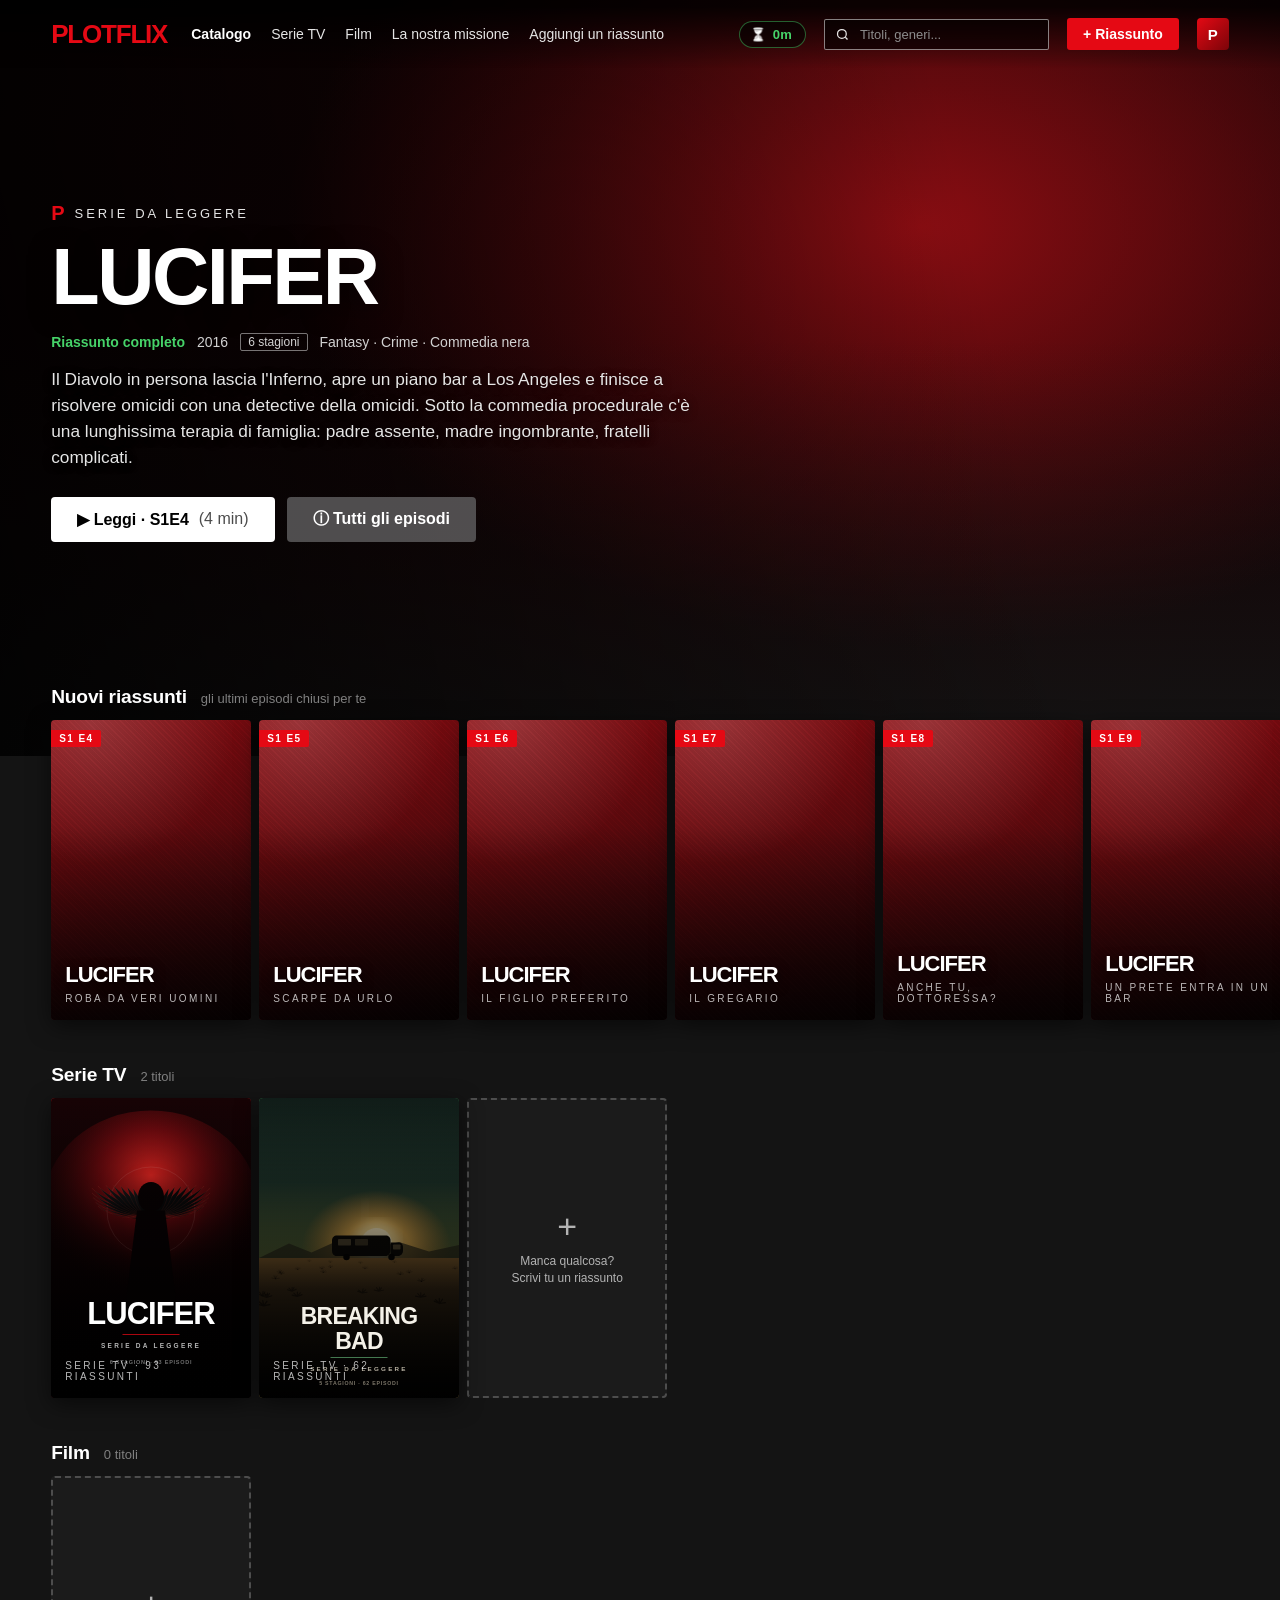
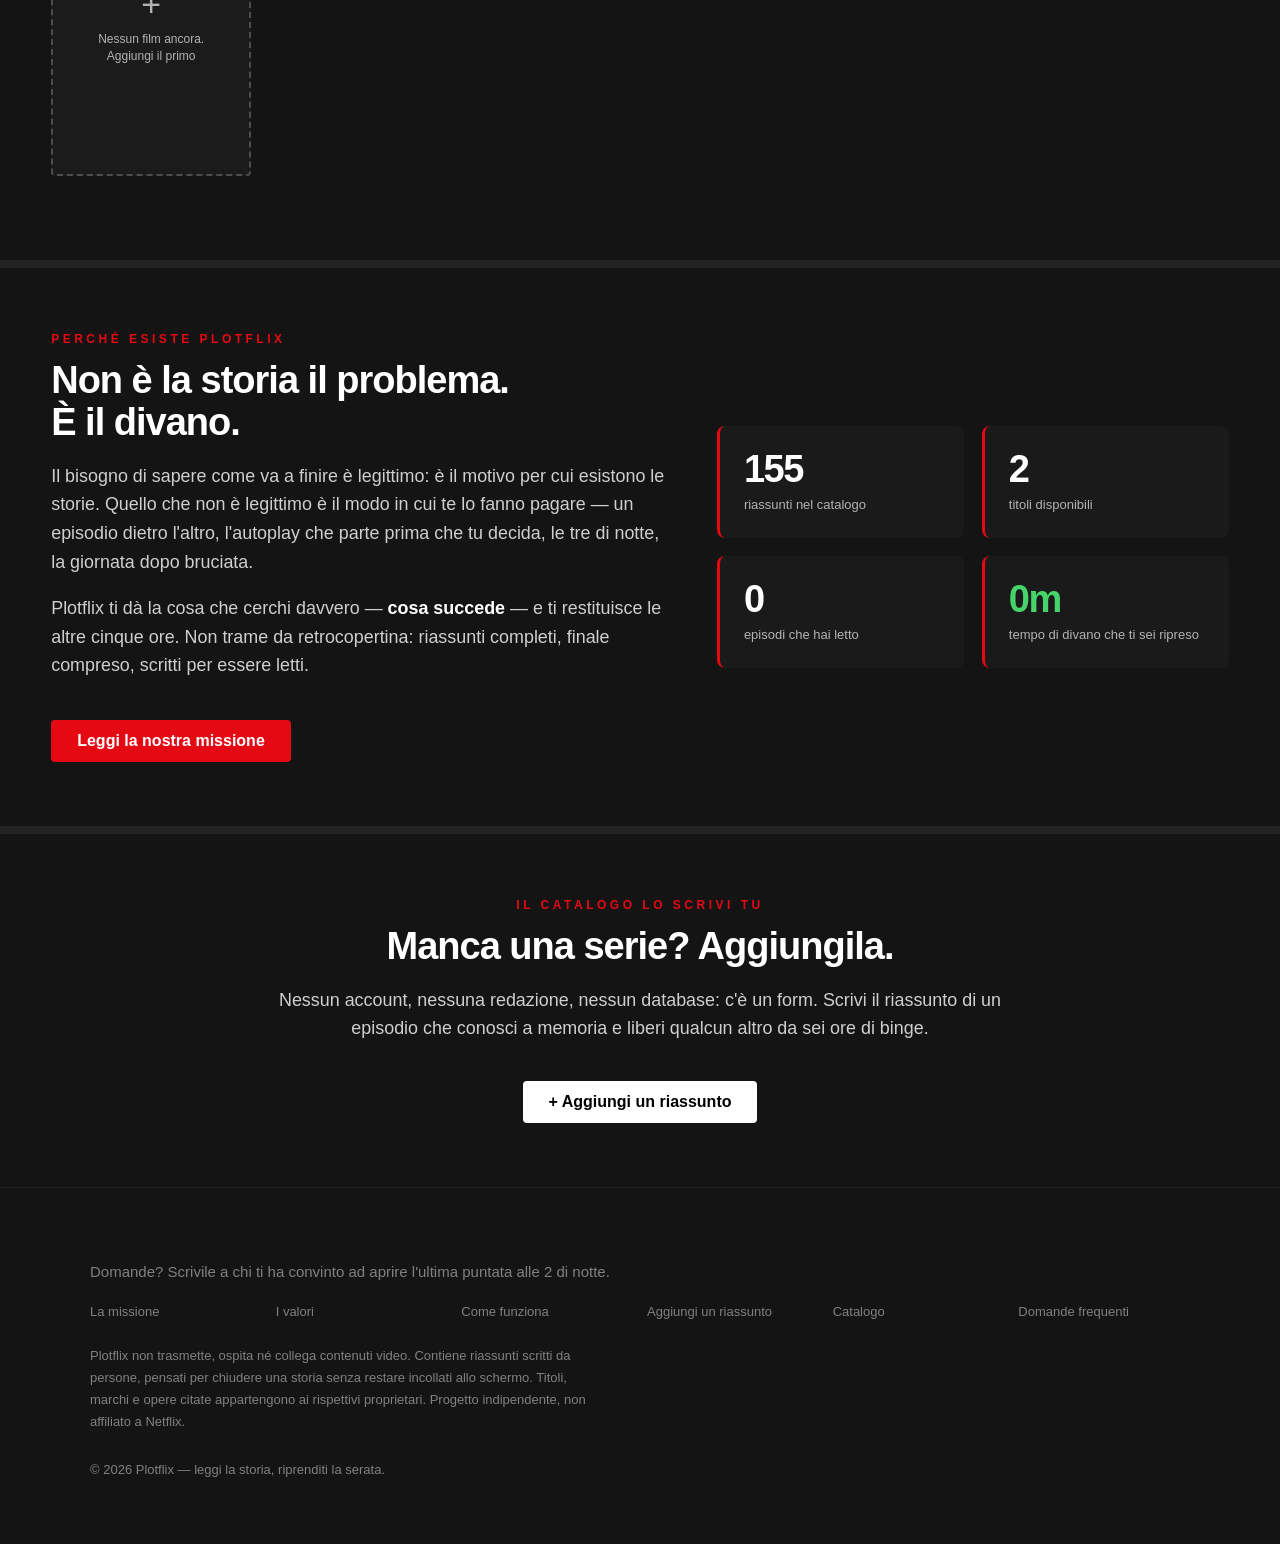
<file: index.html>
<!DOCTYPE html>
<html lang="it">
<head>
<meta charset="utf-8">
<meta name="viewport" content="width=device-width,initial-scale=1">
<title>Plotflix — Guarda meno. Sappi tutto.</title>
<meta name="description" content="Ogni episodio di ogni serie, riassunto per intero. Chiudi la storia in cinque minuti di lettura invece di sei ore di divano.">
<link rel="stylesheet" href="assets/css/style.css">
<link rel="icon" href="data:image/svg+xml,<svg xmlns='http://www.w3.org/2000/svg' viewBox='0 0 100 100'><text y='.9em' font-size='90' font-weight='bold' fill='%23e50914'>P</text></svg>">
</head>
<body>

<header class="hero" id="hero"></header>

<main class="rows" id="rows"></main>

<!-- ---------- fascia missione ---------- -->
<section class="band">
  <div class="band-inner two">
    <div>
      <div class="eyebrow">Perché esiste Plotflix</div>
      <h2 class="sec">Non è la storia il problema.<br>È il divano.</h2>
      <p>
        Il bisogno di sapere come va a finire è legittimo: è il motivo per cui esistono le storie.
        Quello che non è legittimo è il modo in cui te lo fanno pagare — un episodio dietro l'altro,
        l'autoplay che parte prima che tu decida, le tre di notte, la giornata dopo bruciata.
      </p>
      <p>
        Plotflix ti dà la cosa che cerchi davvero — <b style="color:#fff">cosa succede</b> — e ti restituisce le altre cinque ore.
        Non trame da retrocopertina: riassunti completi, finale compreso, scritti per essere letti.
      </p>
      <a class="btn btn-red" href="info.html" style="margin-top:22px">Leggi la nostra missione</a>
    </div>
    <div class="stat-grid" style="margin:0;grid-template-columns:1fr 1fr">
      <div class="stat"><div class="num" id="s-riassunti">0</div><div class="lbl">riassunti nel catalogo</div></div>
      <div class="stat"><div class="num" id="s-titoli">0</div><div class="lbl">titoli disponibili</div></div>
      <div class="stat"><div class="num" id="s-letti">0</div><div class="lbl">episodi che hai letto</div></div>
      <div class="stat" id="tempo"><div class="num js-guadagno" style="color:#46d369">0m</div><div class="lbl">tempo di divano che ti sei ripreso</div></div>
    </div>
  </div>
</section>

<!-- ---------- fascia contributo ---------- -->
<section class="band">
  <div class="band-inner">
    <div style="text-align:center;max-width:760px;margin:0 auto">
      <div class="eyebrow">Il catalogo lo scrivi tu</div>
      <h2 class="sec">Manca una serie? Aggiungila.</h2>
      <p>Nessun account, nessuna redazione, nessun database: c'è un form. Scrivi il riassunto
         di un episodio che conosci a memoria e liberi qualcun altro da sei ore di binge.</p>
      <a class="btn btn-play" href="aggiungi.html" style="margin-top:20px">+ Aggiungi un riassunto</a>
    </div>
  </div>
</section>

<script src="assets/js/data.js"></script>
<script src="assets/js/app.js"></script>
<script>
PF.montaChrome("Catalogo");

const cat = PF.catalogo();
const recenti = PF.episodiRecenti();

/* ---------- HERO: il titolo in evidenza ---------- */
const hi = cat.find(o => o.inEvidenza) || cat[0];
if (hi) {
  const [ca, cb] = PF.colori(hi);
  const ultimo = recenti.find(r => r.opera.id === hi.id);
  const min = ultimo ? PF.minutiLettura(ultimo.ep.riassunto) : 5;
  document.getElementById("hero").innerHTML = `
    <div class="hero-bg" style="background:
      radial-gradient(80% 90% at 72% 30%, ${ca} 0%, transparent 62%),
      linear-gradient(115deg, #0d0203 0%, ${cb} 55%, #120305 100%)"></div>
    <div class="hero-inner">
      <div class="hero-kicker"><b>P</b> SERIE DA LEGGERE</div>
      <h1>${PF.esc(hi.titolo)}</h1>
      <div class="hero-meta">
        <span class="badge-green">Riassunto completo</span>
        <span>${hi.anno || ""}</span>
        <span class="badge">${hi.stagioniTotali || hi.stagioni.length} stagioni</span>
        <span>${(hi.generi || []).join(" · ")}</span>
      </div>
      <p class="hero-desc">${PF.esc(hi.descrizione)}</p>
      <div class="hero-actions">
        ${ultimo ? `<button class="btn btn-play" onclick="PF.apriReader('${hi.id}',${ultimo.stagione},${ultimo.ep.numero})">
            ▶ Leggi · S${ultimo.stagione}E${ultimo.ep.numero} <span style="font-weight:400;opacity:.7">(${min} min)</span></button>` : ""}
        <a class="btn btn-info" href="serie.html?id=${hi.id}">ⓘ Tutti gli episodi</a>
      </div>
    </div>`;
}

/* ---------- RIGHE ---------- */
function cardEpisodio(r) {
  const [a, b] = PF.colori(r.opera);
  const min = PF.minutiLettura(r.ep.riassunto);
  const et = r.opera.tipo === "film" ? "Film" : `S${r.stagione} E${r.ep.numero}`;
  return `
    <div class="card" onclick="PF.apriReader('${r.opera.id}',${r.stagione},${r.ep.numero})">
      <div class="poster" style="background:linear-gradient(155deg,${a},${b})">
        <div class="poster-noise"></div>
        <div class="poster-flag">${et}</div>
        <div class="poster-title">${PF.esc(r.opera.titolo)}</div>
        <div class="poster-type">${PF.esc(r.ep.titolo)}</div>
      </div>
      <div class="card-hover">
        <div class="ch-title">${PF.esc(r.ep.titolo)}</div>
        <div class="ch-meta"><span class="badge-green">${min} min di lettura</span>
        <span>${r.ep.durata ? "invece di " + r.ep.durata : ""}</span></div>
      </div>
    </div>`;
}

function costruisci(filtro = "") {
  const f = filtro.toLowerCase().trim();
  const match = o => !f || o.titolo.toLowerCase().includes(f) ||
    (o.generi || []).join(" ").toLowerCase().includes(f);

  const serie = cat.filter(o => o.tipo !== "film" && match(o));
  const film  = cat.filter(o => o.tipo === "film" && match(o));
  const rec   = recenti.filter(r => match(r.opera));

  const letti = PF.getLetti();
  const continua = Object.keys(letti)
    .sort((a, b) => letti[b].ts - letti[a].ts)
    .map(k => { const [id, s, e] = k.split("|"); return recenti.find(r => r.opera.id === id && r.stagione == s && r.ep.numero == e); })
    .filter(r => r && match(r.opera)).slice(0, 12);

  let html = "";
  if (continua.length)
    html += PF.riga("Letti di recente", "riprendi da dove eri", continua.map(cardEpisodio).join(""));

  html += PF.riga("Nuovi riassunti", "gli ultimi episodi chiusi per te",
    rec.length ? rec.map(cardEpisodio).join("") + PF.cardAggiungi() : PF.cardAggiungi("Nessun risultato.<br>Scrivi tu il primo riassunto"));

  html += `<div id="serie"></div>` + PF.riga("Serie TV", `${serie.length} titoli`,
    serie.length ? serie.map(o => PF.card(o)).join("") + PF.cardAggiungi() : `<div class="empty-row">Nessuna serie trovata.</div>` );

  html += `<div id="film"></div>` + PF.riga("Film", `${film.length} titoli`,
    film.length ? film.map(o => PF.card(o)).join("") + PF.cardAggiungi()
                : PF.cardAggiungi("Nessun film ancora.<br>Aggiungi il primo"));

  const comm = cat.filter(o => o.community && match(o));
  if (comm.length) html += PF.riga("Aggiunti dalla community", "grazie a chi scrive", comm.map(o => PF.card(o, {flag:"NUOVO"})).join(""));

  document.getElementById("rows").innerHTML = html;
}
window.filtraCatalogo = costruisci;

costruisci(new URLSearchParams(location.search).get("q") || "");

/* ---------- statistiche ---------- */
const tot = cat.reduce((t, o) => t + PF.contaRiassunti(o), 0);
const nLetti = Object.keys(PF.getLetti()).length;
document.getElementById("s-riassunti").textContent = tot;
document.getElementById("s-titoli").textContent = cat.length;
document.getElementById("s-letti").textContent = nLetti;
PF.aggiornaContatore(false);

/* apri direttamente un episodio se richiamato via URL (#s2e18) */
const h = location.hash.match(/#(\w[\w-]*)-s(\d+)e(\d+)/i);
if (h) PF.apriReader(h[1], h[2], h[3]);
</script>
</body>
</html>
</file>
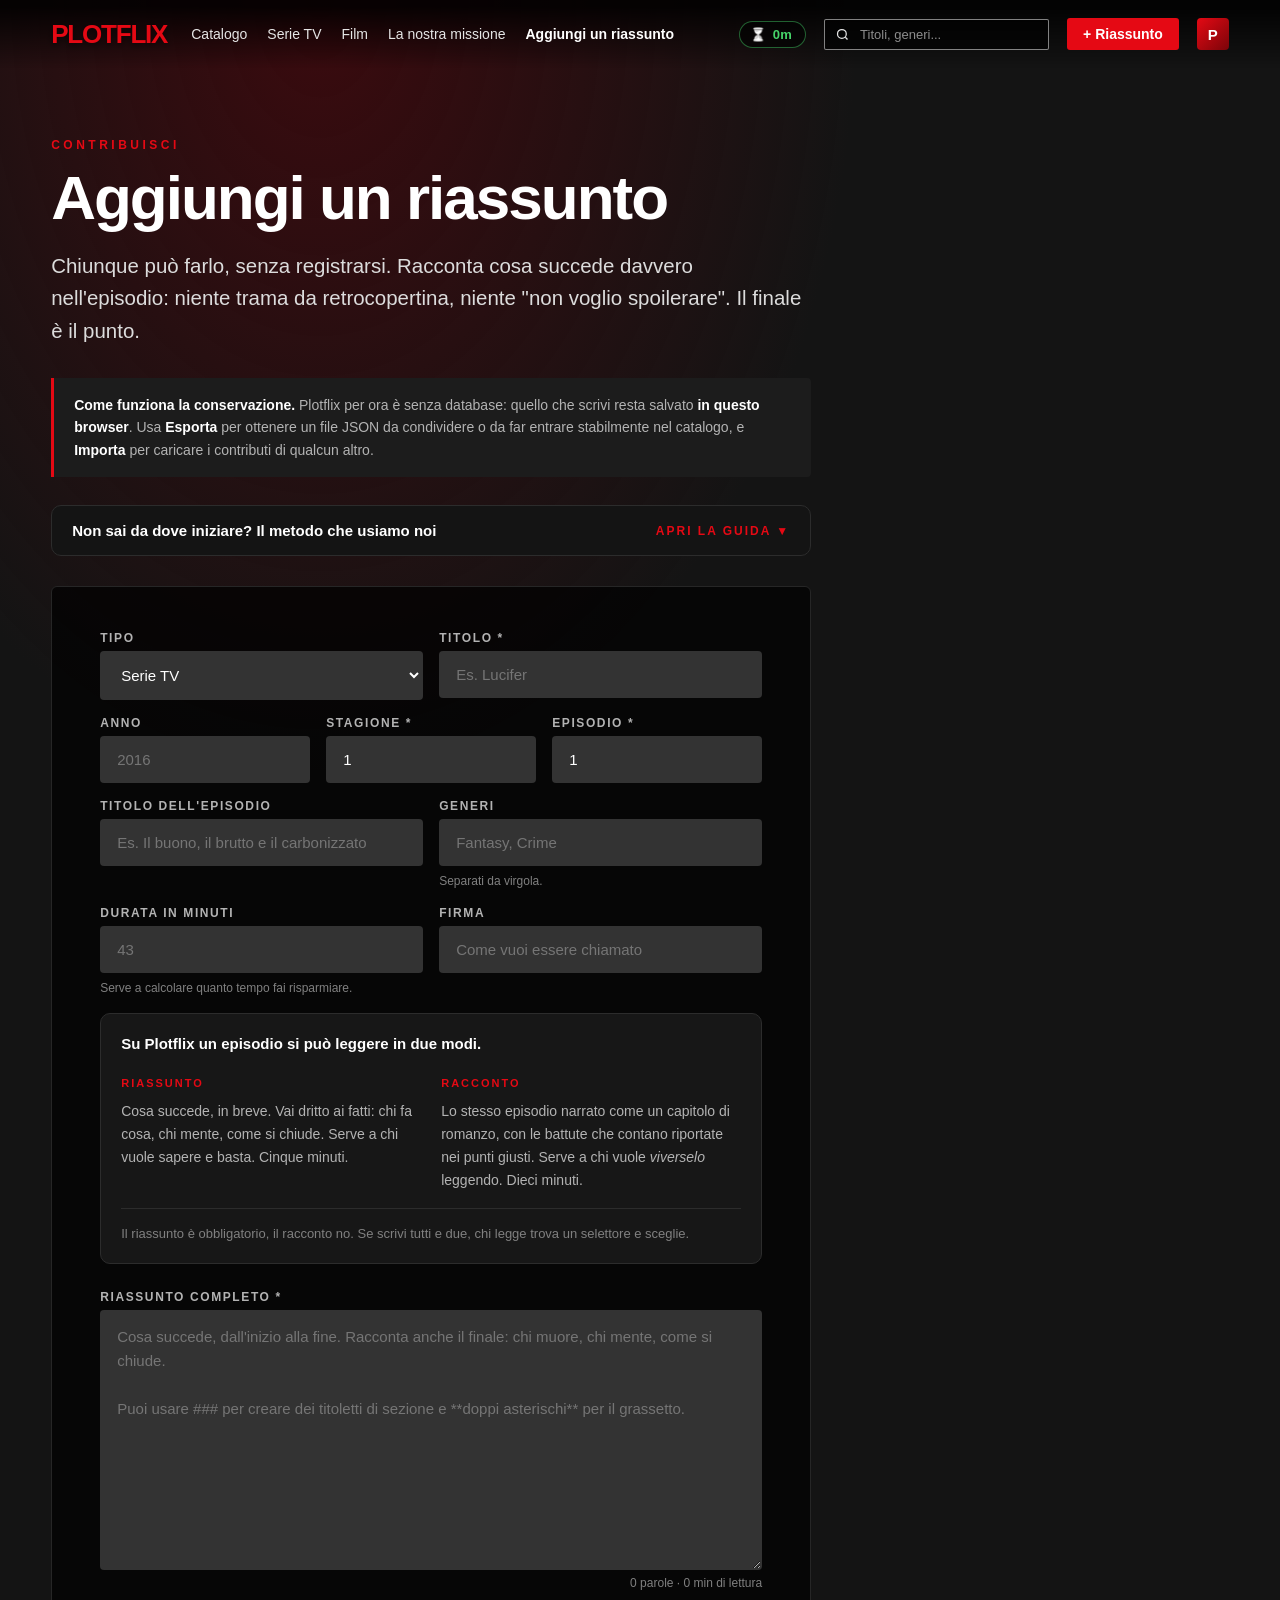
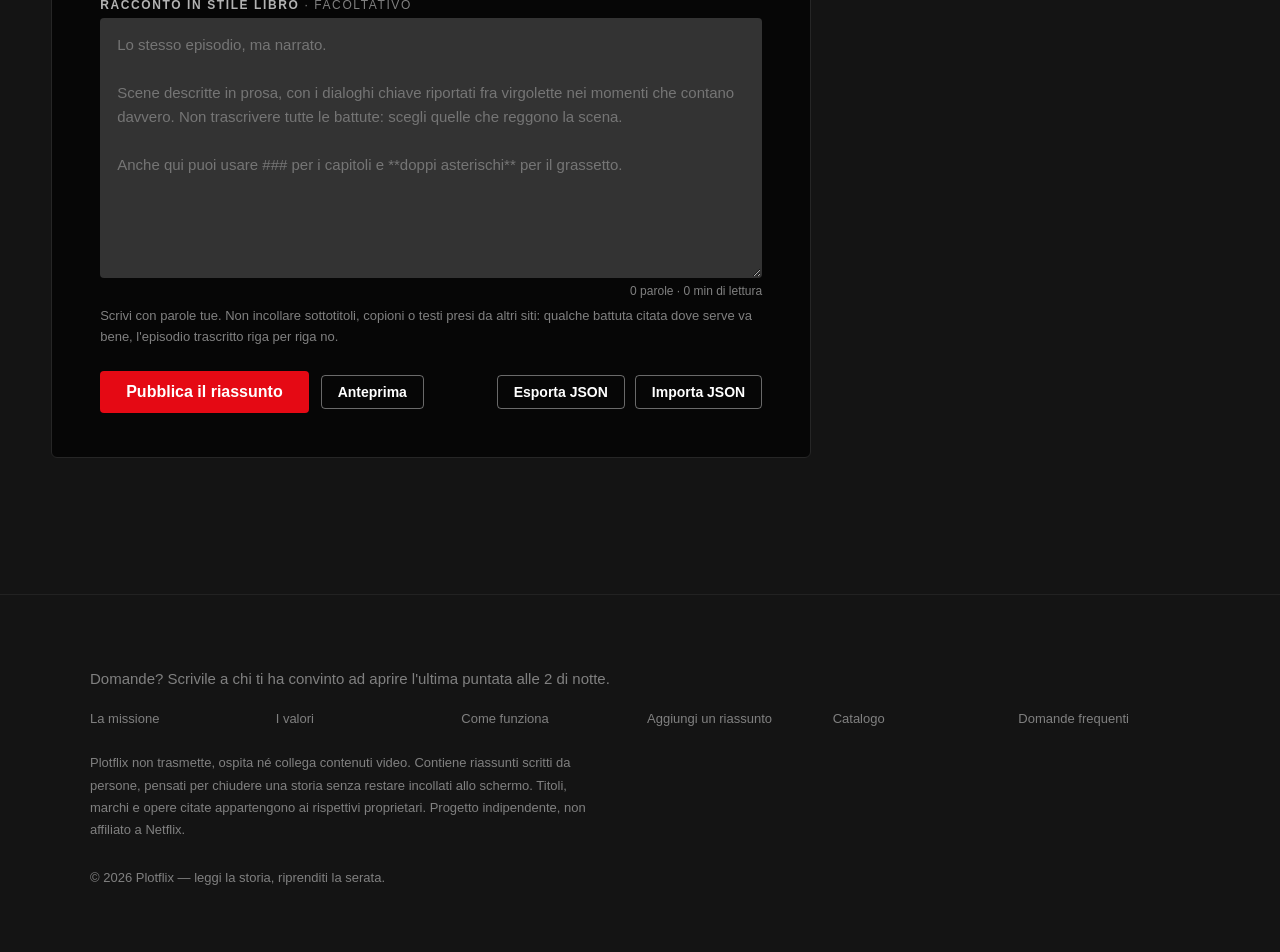
<file: aggiungi.html>
<!DOCTYPE html>
<html lang="it">
<head>
<meta charset="utf-8">
<meta name="viewport" content="width=device-width,initial-scale=1">
<title>Plotflix — Aggiungi un riassunto</title>
<link rel="stylesheet" href="assets/css/style.css">
<link rel="icon" href="data:image/svg+xml,<svg xmlns='http://www.w3.org/2000/svg' viewBox='0 0 100 100'><text y='.9em' font-size='90' font-weight='bold' fill='%23e50914'>P</text></svg>">
<style>
  .form-wrap{position:relative;min-height:100vh;padding:calc(var(--nav-h) + 70px) var(--gutter) 80px}
  .form-wrap::before{content:"";position:absolute;inset:0;z-index:-1;
    background:radial-gradient(70% 60% at 25% 0%,#3a0a0e 0%,transparent 60%),#141414}
</style>
</head>
<body>

<main class="form-wrap">
  <div style="max-width:760px">
    <div class="eyebrow">Contribuisci</div>
    <h1 class="big">Aggiungi un riassunto</h1>
    <p class="lead" style="margin-bottom:30px">
      Chiunque può farlo, senza registrarsi. Racconta cosa succede davvero nell'episodio:
      niente trama da retrocopertina, niente "non voglio spoilerare". Il finale è il punto.
    </p>

    <div class="notice">
      <b>Come funziona la conservazione.</b> Plotflix per ora è senza database:
      quello che scrivi resta salvato <b>in questo browser</b>. Usa
      <b>Esporta</b> per ottenere un file JSON da condividere o da far entrare stabilmente nel catalogo,
      e <b>Importa</b> per caricare i contributi di qualcun altro.
    </div>

    <!-- ---------- GUIDA: COME SI SCRIVE ---------- -->
    <details class="guida">
      <summary>
        <span class="guida-tit">Non sai da dove iniziare? Il metodo che usiamo noi</span>
        <span class="guida-apri">Apri la guida</span>
      </summary>

      <div class="guida-corpo">

        <p class="guida-intro">
          Il modo migliore resta scrivere di getto una serie che conosci a memoria. Ma se vuoi coprire
          un episodio che hai visto mesi fa, o controllare di non aver saltato niente, questo è il
          procedimento che seguiamo per il catalogo.
        </p>

        <div class="passo">
          <div class="passo-n">1</div>
          <div>
            <h4>Procurati la traccia dei dialoghi</h4>
            <p>
              I sottotitoli servono da promemoria: ti ricordano l'ordine delle scene e chi dice cosa.
              Si scaricano gratis da <a href="https://www.opensubtitles.org" target="_blank" rel="noopener">opensubtitles.org</a>
              (registrazione gratuita, cerca il titolo, scegli la lingua italiana, scarica il file <code>.srt</code>).
            </p>
            <p class="passo-nota">
              I sottotitoli sono lavoro di chi li ha tradotti: usali per ricordare, non per copiare.
              Sul sito finisce solo testo tuo.
            </p>
          </div>
        </div>

        <div class="passo">
          <div class="passo-n">2</div>
          <div>
            <h4>Rendilo leggibile</h4>
            <p>
              Un <code>.srt</code> è pieno di numeri e marcatori temporali. Aprilo con un editor di testo
              e togli le righe di numeri, oppure incollalo direttamente all'AI: capisce comunque il formato.
            </p>
          </div>
        </div>

        <div class="passo">
          <div class="passo-n">3</div>
          <div>
            <h4>Chiedi la prima stesura</h4>
            <p>
              Incolla la traccia insieme a uno dei due testi qui sotto, a seconda della versione che
              vuoi scrivere. Poi <b>rileggi e correggi</b>: l'AI sbaglia i nomi, inverte le scene e
              a volte inventa. Il testo che pubblichi resta responsabilità tua.
            </p>
          </div>
        </div>

        <div class="prompt-box">
          <div class="prompt-head">
            <span class="due-modi-tag">Prompt per il riassunto</span>
            <button class="btn btn-ghost btn-sm" type="button" data-copia="p-riassunto">Copia</button>
          </div>
          <pre id="p-riassunto">Ti incollo la traccia dei dialoghi di un episodio di [SERIE], stagione [N], episodio [N].

Scrivimi un riassunto in italiano di 600-900 parole, con parole tue, per un sito che racconta gli episodi a chi non ha tempo di guardarli.

Regole:
- Racconta TUTTO quello che succede, finale compreso. Niente suspense, niente "scoprirete", niente domande retoriche.
- Ordina il testo in 6-10 sezioni, ognuna aperta da un titoletto scritto così: ### Titolo della sezione
- Usa **doppi asterischi** per i due o tre nomi o fatti davvero centrali.
- Prosa asciutta e concreta: chi fa cosa, chi mente, chi muore, come si chiude.
- NON trascrivere i dialoghi. Puoi citare al massimo tre o quattro battute brevi, fra virgolette, solo dove una frase è davvero decisiva.
- Niente giudizi sulla qualità dell'episodio, niente "in questo episodio vedremo".

Traccia dei dialoghi:
[INCOLLA QUI]</pre>
        </div>

        <div class="prompt-box">
          <div class="prompt-head">
            <span class="due-modi-tag">Prompt per il racconto</span>
            <button class="btn btn-ghost btn-sm" type="button" data-copia="p-racconto">Copia</button>
          </div>
          <pre id="p-racconto">Ti incollo la traccia dei dialoghi di un episodio di [SERIE], stagione [N], episodio [N].

Riscrivimi l'episodio in italiano come un capitolo di romanzo, 1300-1800 parole, per chi vuole viversi la storia leggendola invece di guardarla.

Regole:
- Prosa narrativa al passato: descrivi le scene, i gesti, quello che i personaggi capiscono e nascondono.
- I dialoghi vanno usati con parsimonia: riporta fra virgolette «» soltanto le battute che reggono davvero una scena, una o due per capitolo. Tutto il resto va raccontato in forma indiretta.
- NON trascrivere l'episodio battuta per battuta: è un adattamento, non un copione.
- Dividi in 8-12 capitoletti aperti così: ### Titolo del capitolo
- Racconta anche il finale, per intero.
- Niente commenti da recensore, niente "l'episodio si chiude": resta dentro la storia.

Traccia dei dialoghi:
[INCOLLA QUI]</pre>
        </div>

        <div class="passo">
          <div class="passo-n">4</div>
          <div>
            <h4>Rileggi, incolla, pubblica</h4>
            <p>
              Controlla i nomi propri, l'ordine dei fatti e che il finale ci sia davvero. Poi incolla
              nel campo giusto qui sotto e usa <b>Anteprima</b> per vedere come verrà.
              Se hai scritto tutte e due le versioni, l'anteprima ti fa passare dall'una all'altra.
            </p>
          </div>
        </div>

      </div>
    </details>
  </div>

  <form class="form-card" id="form" novalidate>
    <div class="form-row two">
      <div class="field">
        <label for="tipo">Tipo</label>
        <select id="tipo" name="tipo">
          <option value="serie">Serie TV</option>
          <option value="film">Film</option>
        </select>
      </div>
      <div class="field">
        <label for="titolo">Titolo *</label>
        <input id="titolo" name="titolo" placeholder="Es. Lucifer" autocomplete="off" list="titoli-noti">
        <datalist id="titoli-noti"></datalist>
        <div class="err-msg">Serve un titolo.</div>
      </div>
    </div>

    <div class="form-row three">
      <div class="field">
        <label for="anno">Anno</label>
        <input id="anno" name="anno" type="number" min="1900" max="2100" placeholder="2016">
      </div>
      <div class="field" id="w-stagione">
        <label for="stagione">Stagione *</label>
        <input id="stagione" name="stagione" type="number" min="1" value="1">
        <div class="err-msg">Numero non valido.</div>
      </div>
      <div class="field" id="w-episodio">
        <label for="episodio">Episodio *</label>
        <input id="episodio" name="episodio" type="number" min="1" value="1">
        <div class="err-msg">Numero non valido.</div>
      </div>
    </div>

    <div class="form-row two">
      <div class="field">
        <label for="titoloEpisodio">Titolo dell'episodio</label>
        <input id="titoloEpisodio" name="titoloEpisodio" placeholder="Es. Il buono, il brutto e il carbonizzato">
      </div>
      <div class="field">
        <label for="generi">Generi</label>
        <input id="generi" name="generi" placeholder="Fantasy, Crime" >
        <div class="hint">Separati da virgola.</div>
      </div>
    </div>

    <div class="form-row two">
      <div class="field">
        <label for="durata">Durata in minuti</label>
        <input id="durata" name="durata" type="number" min="1" placeholder="43">
        <div class="hint">Serve a calcolare quanto tempo fai risparmiare.</div>
      </div>
      <div class="field">
        <label for="autore">Firma</label>
        <input id="autore" name="autore" placeholder="Come vuoi essere chiamato">
      </div>
    </div>

    <div class="due-modi">
      <b>Su Plotflix un episodio si può leggere in due modi.</b>
      <div class="due-modi-griglia">
        <div>
          <span class="due-modi-tag">Riassunto</span>
          <p>Cosa succede, in breve. Vai dritto ai fatti: chi fa cosa, chi mente, come si chiude.
             Serve a chi vuole sapere e basta. Cinque minuti.</p>
        </div>
        <div>
          <span class="due-modi-tag">Racconto</span>
          <p>Lo stesso episodio narrato come un capitolo di romanzo, con le battute che contano
             riportate nei punti giusti. Serve a chi vuole <em>viverselo</em> leggendo. Dieci minuti.</p>
        </div>
      </div>
      <p class="due-modi-nota">Il riassunto è obbligatorio, il racconto no. Se scrivi tutti e due,
         chi legge trova un selettore e sceglie.</p>
    </div>

    <div class="field" style="margin-bottom:8px">
      <label for="riassunto">Riassunto completo *</label>
      <textarea id="riassunto" name="riassunto" placeholder="Cosa succede, dall'inizio alla fine. Racconta anche il finale: chi muore, chi mente, come si chiude.&#10;&#10;Puoi usare ### per creare dei titoletti di sezione e **doppi asterischi** per il grassetto."></textarea>
      <div class="counter" id="cnt">0 parole · 0 min di lettura</div>
      <div class="err-msg">Scrivi almeno 60 parole: un riassunto vero, non due righe.</div>
    </div>

    <div class="field" style="margin-bottom:8px">
      <label for="racconto">Racconto in stile libro <span style="color:var(--dim);font-weight:400">· facoltativo</span></label>
      <textarea id="racconto" name="racconto" placeholder="Lo stesso episodio, ma narrato.&#10;&#10;Scene descritte in prosa, con i dialoghi chiave riportati fra virgolette nei momenti che contano davvero. Non trascrivere tutte le battute: scegli quelle che reggono la scena.&#10;&#10;Anche qui puoi usare ### per i capitoli e **doppi asterischi** per il grassetto."></textarea>
      <div class="counter" id="cnt-racconto">0 parole · 0 min di lettura</div>
      <div class="err-msg">Se lo scrivi, scrivilo davvero: almeno 150 parole. Altrimenti lascialo vuoto.</div>
    </div>

    <div class="hint" style="margin-bottom:24px;color:var(--dim);font-size:13px;line-height:1.6">
      Scrivi con parole tue. Non incollare sottotitoli, copioni o testi presi da altri siti:
      qualche battuta citata dove serve va bene, l'episodio trascritto riga per riga no.
    </div>

    <div style="display:flex;flex-wrap:wrap;gap:12px;align-items:center">
      <button class="btn btn-red" type="submit">Pubblica il riassunto</button>
      <button class="btn btn-ghost btn-sm" type="button" id="anteprima">Anteprima</button>
      <span style="margin-left:auto;display:flex;gap:10px">
        <button class="btn btn-ghost btn-sm" type="button" id="esporta">Esporta JSON</button>
        <button class="btn btn-ghost btn-sm" type="button" id="importa">Importa JSON</button>
      </span>
      <input type="file" id="file" accept="application/json" hidden>
    </div>
  </form>

  <!-- contributi salvati in questo browser -->
  <section style="max-width:760px;margin-top:56px" id="miei"></section>
</main>

<script src="assets/js/data.js"></script>
<script src="assets/js/app.js"></script>
<script>
PF.montaChrome("Aggiungi un riassunto");

const f = document.getElementById("form");
const q = new URLSearchParams(location.search);
["titolo", "stagione", "episodio"].forEach(k => { if (q.get(k)) f[k].value = q.get(k); });

/* suggerimenti dai titoli già presenti */
document.getElementById("titoli-noti").innerHTML =
  PF.catalogo().map(o => `<option value="${PF.esc(o.titolo)}">`).join("");

/* film → niente stagione/episodio */
f.tipo.addEventListener("change", () => {
  const film = f.tipo.value === "film";
  document.getElementById("w-stagione").style.display = film ? "none" : "";
  document.getElementById("w-episodio").style.display = film ? "none" : "";
});

/* contatore parole */
const cnt = document.getElementById("cnt");
/* pulsanti "Copia" dei prompt della guida */
document.querySelectorAll("[data-copia]").forEach(b => {
  b.addEventListener("click", async () => {
    const testo = document.getElementById(b.dataset.copia)?.textContent || "";
    try {
      await navigator.clipboard.writeText(testo);
      const prima = b.textContent;
      b.textContent = "Copiato ✓";
      setTimeout(() => b.textContent = prima, 1600);
    } catch {
      PF.toast("Il browser ha bloccato la copia: selezionalo a mano.");
    }
  });
});

const cntRacconto = document.getElementById("cnt-racconto");
f.racconto.addEventListener("input", () => {
  const p = f.racconto.value.trim().split(/\s+/).filter(Boolean).length;
  cntRacconto.textContent = p
    ? `${p} parole · ${PF.minutiLettura(f.racconto.value)} min di lettura`
    : "0 parole · 0 min di lettura";
});

f.riassunto.addEventListener("input", () => {
  const p = f.riassunto.value.trim().split(/\s+/).filter(Boolean).length;
  cnt.textContent = `${p} parole · ${PF.minutiLettura(f.riassunto.value)} min di lettura`;
  cnt.classList.toggle("ok", p >= 60);
});

const errore = (id, on) => document.getElementById(id).closest(".field").classList.toggle("err", on);

f.addEventListener("submit", ev => {
  ev.preventDefault();
  const film = f.tipo.value === "film";
  const p = f.riassunto.value.trim().split(/\s+/).filter(Boolean).length;

  const racconto = f.racconto.value.trim();
  const pr = racconto.split(/\s+/).filter(Boolean).length;

  const koTitolo = !f.titolo.value.trim();
  const koTesto  = p < 60;
  const koRacconto = racconto.length > 0 && pr < 150;   /* vuoto va bene, abbozzato no */
  const koS = !film && !(Number(f.stagione.value) > 0);
  const koE = !film && !(Number(f.episodio.value) > 0);
  errore("titolo", koTitolo); errore("riassunto", koTesto);
  errore("racconto", koRacconto);
  errore("stagione", koS); errore("episodio", koE);
  if (koTitolo || koTesto || koRacconto || koS || koE) {
    PF.toast("Controlla i campi evidenziati.");
    document.querySelector(".field.err input, .field.err textarea")?.focus();
    return;
  }

  const c = PF.addContributo({
    tipo: f.tipo.value,
    titolo: f.titolo.value.trim(),
    anno: f.anno.value || null,
    generi: f.generi.value.trim(),
    stagione: film ? 0 : Number(f.stagione.value),
    episodio: film ? 0 : Number(f.episodio.value),
    titoloEpisodio: f.titoloEpisodio.value.trim(),
    durata: f.durata.value || null,
    autore: f.autore.value.trim() || "Anonimo",
    riassunto: f.riassunto.value.trim(),
    racconto: racconto || null
  });

  PF.toast("Pubblicato. Grazie: qualcuno stasera non farà le 3 di notte.");
  const idOpera = PF.slug(c.titolo);
  setTimeout(() => location.href = `serie.html?id=${idOpera}&s=${c.stagione || 0}&e=${c.episodio || 0}`, 900);
});

/* anteprima */
function mostraAnteprima(modo = "riassunto") {
  const haRacconto = !!f.racconto.value.trim();
  if (modo === "racconto" && !haRacconto) modo = "riassunto";
  const testo = modo === "racconto" ? f.racconto.value : f.riassunto.value;

  const bottone = (id, etichetta) => `
    <button class="btn btn-sm ${modo === id ? "btn-play" : "btn-info"}"
      onclick="document.getElementById('prev').remove();mostraAnteprima('${id}')">${etichetta}</button>`;

  document.getElementById("prev")?.remove();
  document.body.insertAdjacentHTML("beforeend", `
    <div class="reader-overlay open" id="prev" onclick="if(event.target.id==='prev')this.remove()">
      <div class="reader">
        <div class="reader-hero">
          <button class="reader-close" onclick="document.getElementById('prev').remove()">✕</button>
          <div class="reader-kicker">Anteprima</div>
          <h2>${PF.esc(f.titoloEpisodio.value || f.titolo.value || "Senza titolo")}</h2>
          <div class="reader-meta">
            <span class="badge badge-red">${PF.minutiLettura(testo)} min di lettura</span>
            <span>${modo === "racconto" ? "Racconto" : "Riassunto"}</span>
          </div>
        </div>
        <div class="reader-body">
          ${haRacconto ? `<div class="modi-lettura">
            <span class="modi-label">Come vuoi leggerlo?</span>
            <div class="modi-bottoni">${bottone("riassunto", "Riassunto")}${bottone("racconto", "Racconto")}</div>
          </div>` : ""}
          <div class="prose ${modo === "racconto" ? "prose-racconto" : ""}">${PF.prosa(testo)}</div>
        </div>
      </div>
    </div>`);
}

document.getElementById("anteprima").addEventListener("click", () => {
  if (!f.riassunto.value.trim()) return PF.toast("Scrivi qualcosa, prima.");
  mostraAnteprima("riassunto");
});

/* esporta / importa */
document.getElementById("esporta").addEventListener("click", () => {
  const dati = PF.getContributi();
  if (!dati.length) return PF.toast("Non hai ancora contributi da esportare.");
  const blob = new Blob([JSON.stringify(dati, null, 2)], { type: "application/json" });
  const a = document.createElement("a");
  a.href = URL.createObjectURL(blob);
  a.download = "plotflix-contributi.json";
  a.click(); URL.revokeObjectURL(a.href);
});
document.getElementById("importa").addEventListener("click", () => document.getElementById("file").click());
document.getElementById("file").addEventListener("change", e => {
  const file = e.target.files[0]; if (!file) return;
  const r = new FileReader();
  r.onload = () => {
    try {
      const nuovi = JSON.parse(r.result);
      if (!Array.isArray(nuovi)) throw 0;
      const esistenti = PF.getContributi();
      const ids = new Set(esistenti.map(c => c.id));
      const aggiunti = nuovi.filter(c => c.riassunto && !ids.has(c.id));
      PF.setContributi(esistenti.concat(aggiunti));
      PF.toast(`Importati ${aggiunti.length} riassunti.`);
      mieiContributi();
    } catch { PF.toast("File non valido."); }
  };
  r.readAsText(file);
});

/* elenco dei miei contributi */
function mieiContributi() {
  const list = PF.getContributi();
  const box = document.getElementById("miei");
  if (!list.length) { box.innerHTML = ""; return; }
  box.innerHTML = `
    <h2 class="sec" style="font-size:24px">I tuoi riassunti <span class="muted" style="font-size:15px;font-weight:400">(salvati in questo browser)</span></h2>
    ${list.slice().reverse().map(c => `
      <div class="ep" style="grid-template-columns:1fr auto">
        <div class="ep-body">
          <h3>${PF.esc(c.titolo)} ${c.tipo === "film" ? "" : `· S${c.stagione}E${c.episodio}`}
            ${c.titoloEpisodio ? "— " + PF.esc(c.titoloEpisodio) : ""}</h3>
          <p>${PF.esc(c.riassunto.slice(0, 160))}…</p>
        </div>
        <button class="btn btn-ghost btn-sm" onclick="PF.removeContributo('${c.id}');mieiContributi();PF.toast('Rimosso.')">Elimina</button>
      </div>`).join("")}`;
}
mieiContributi();
</script>
</body>
</html>
</file>
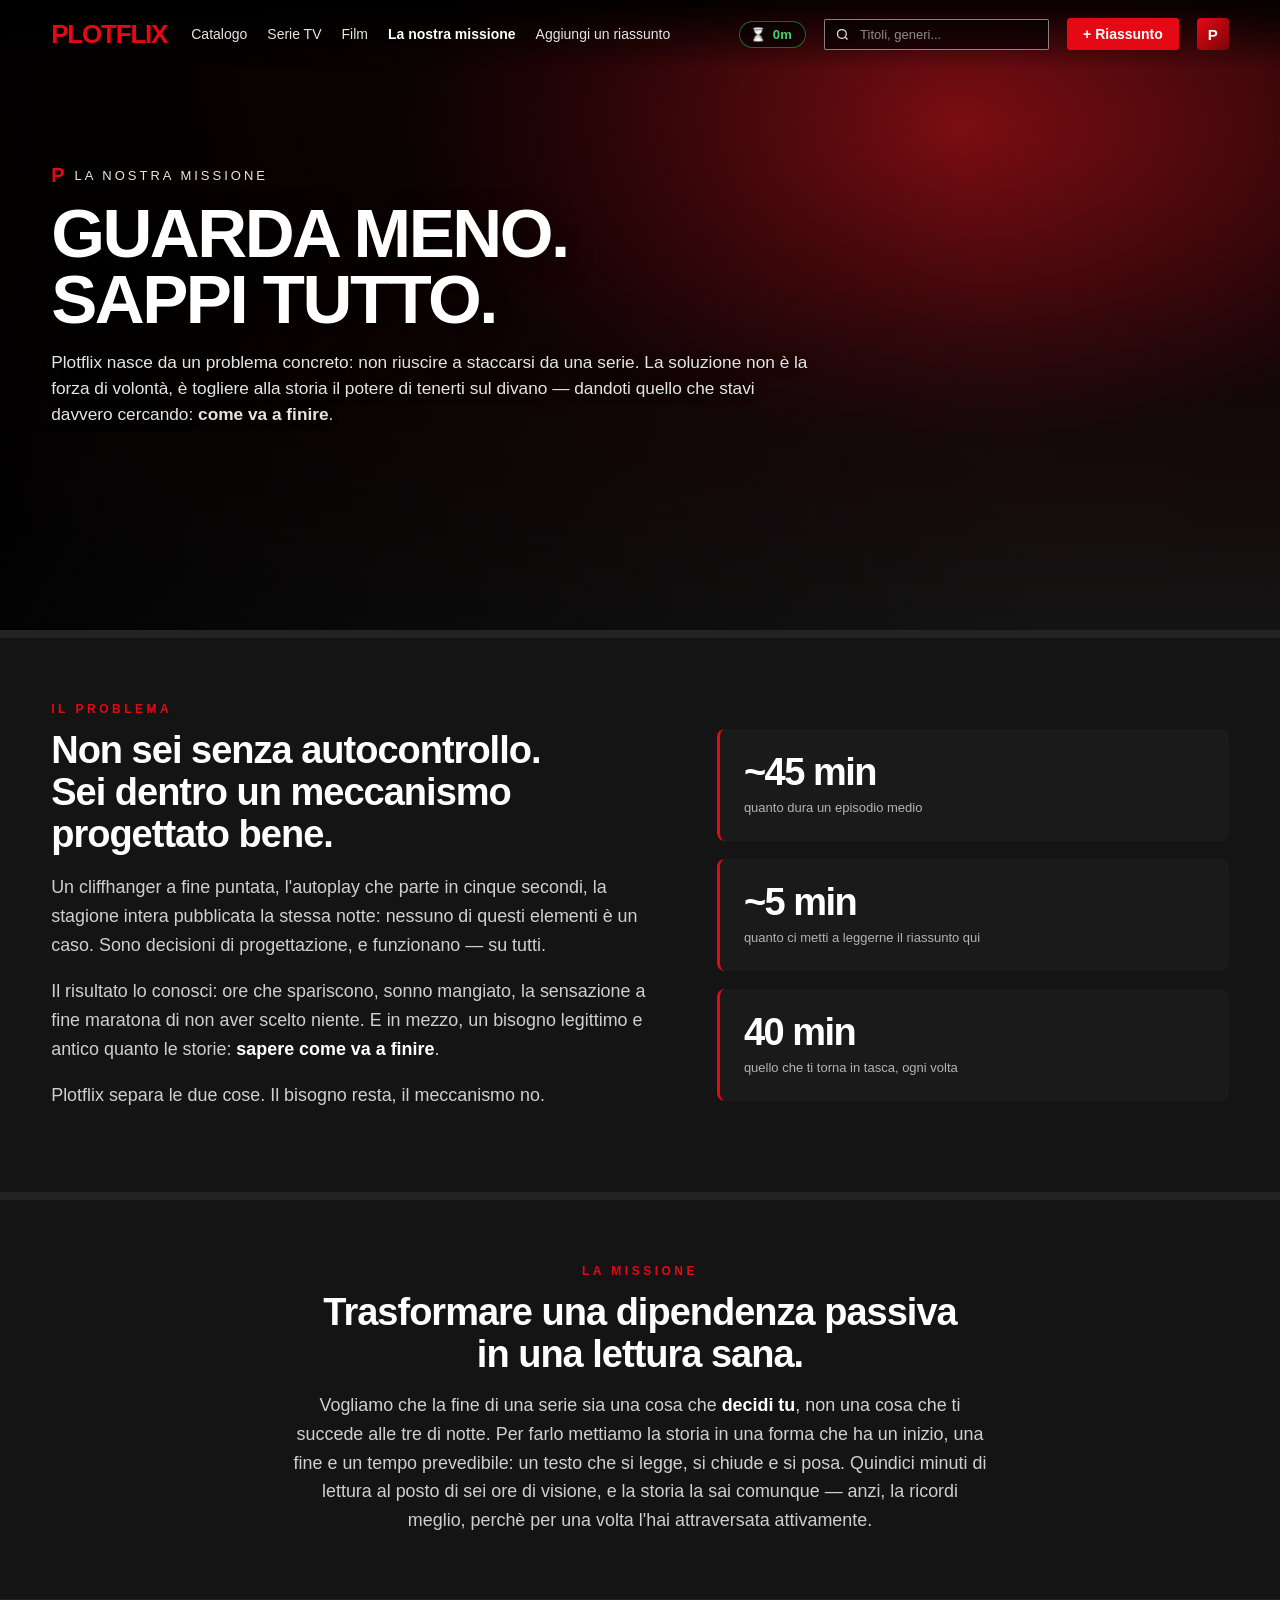
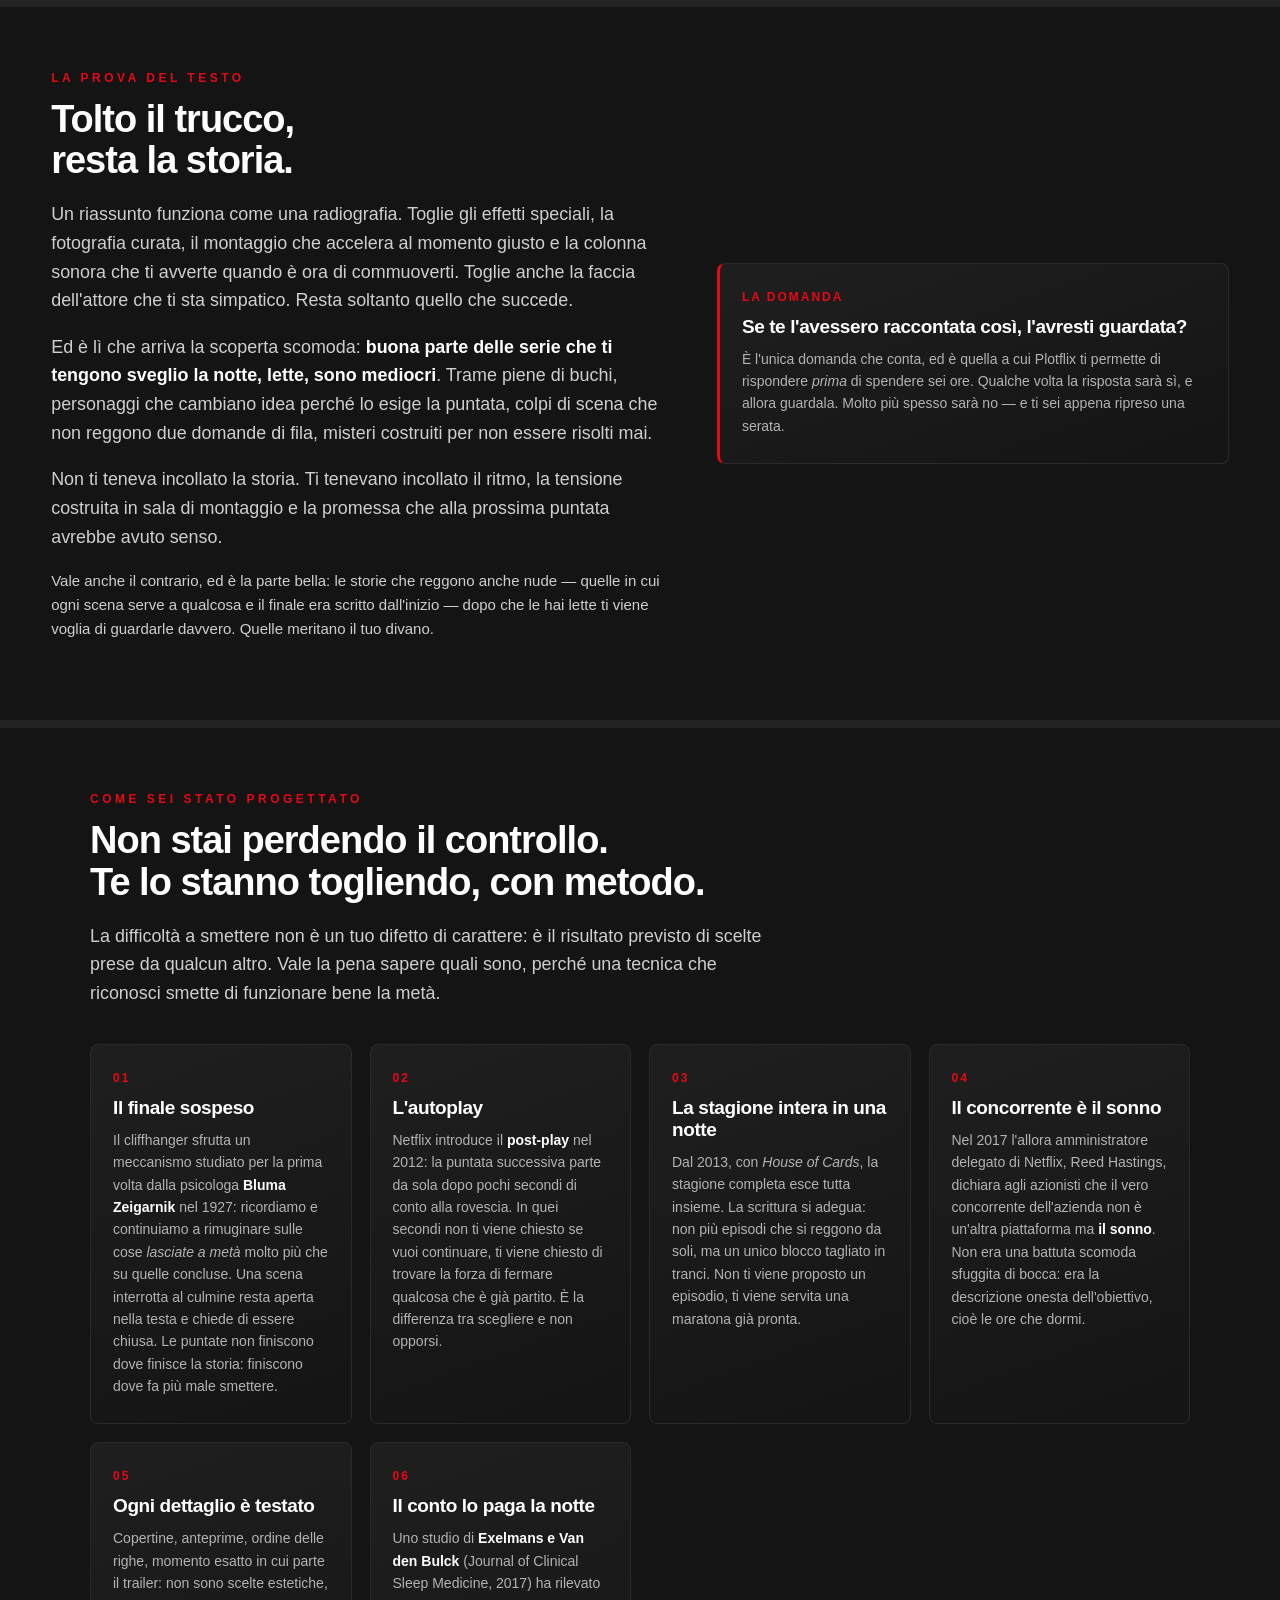
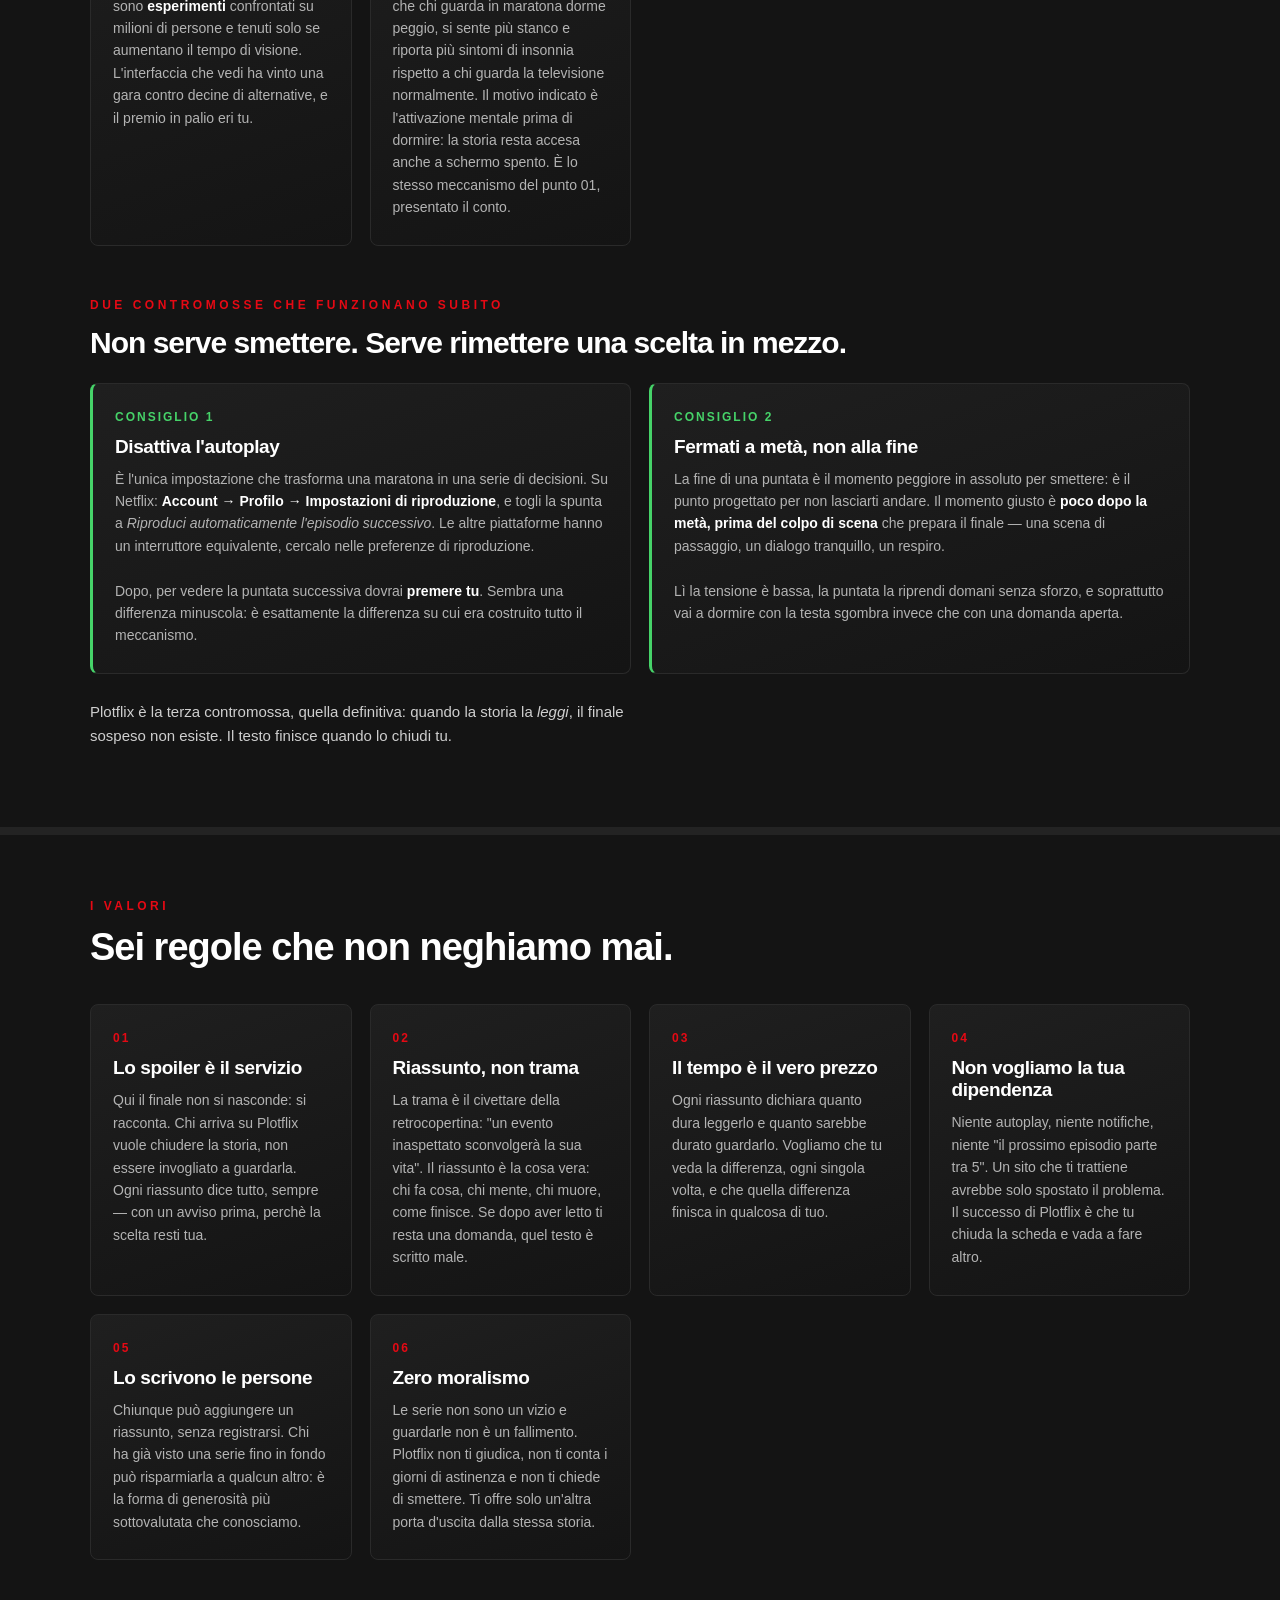
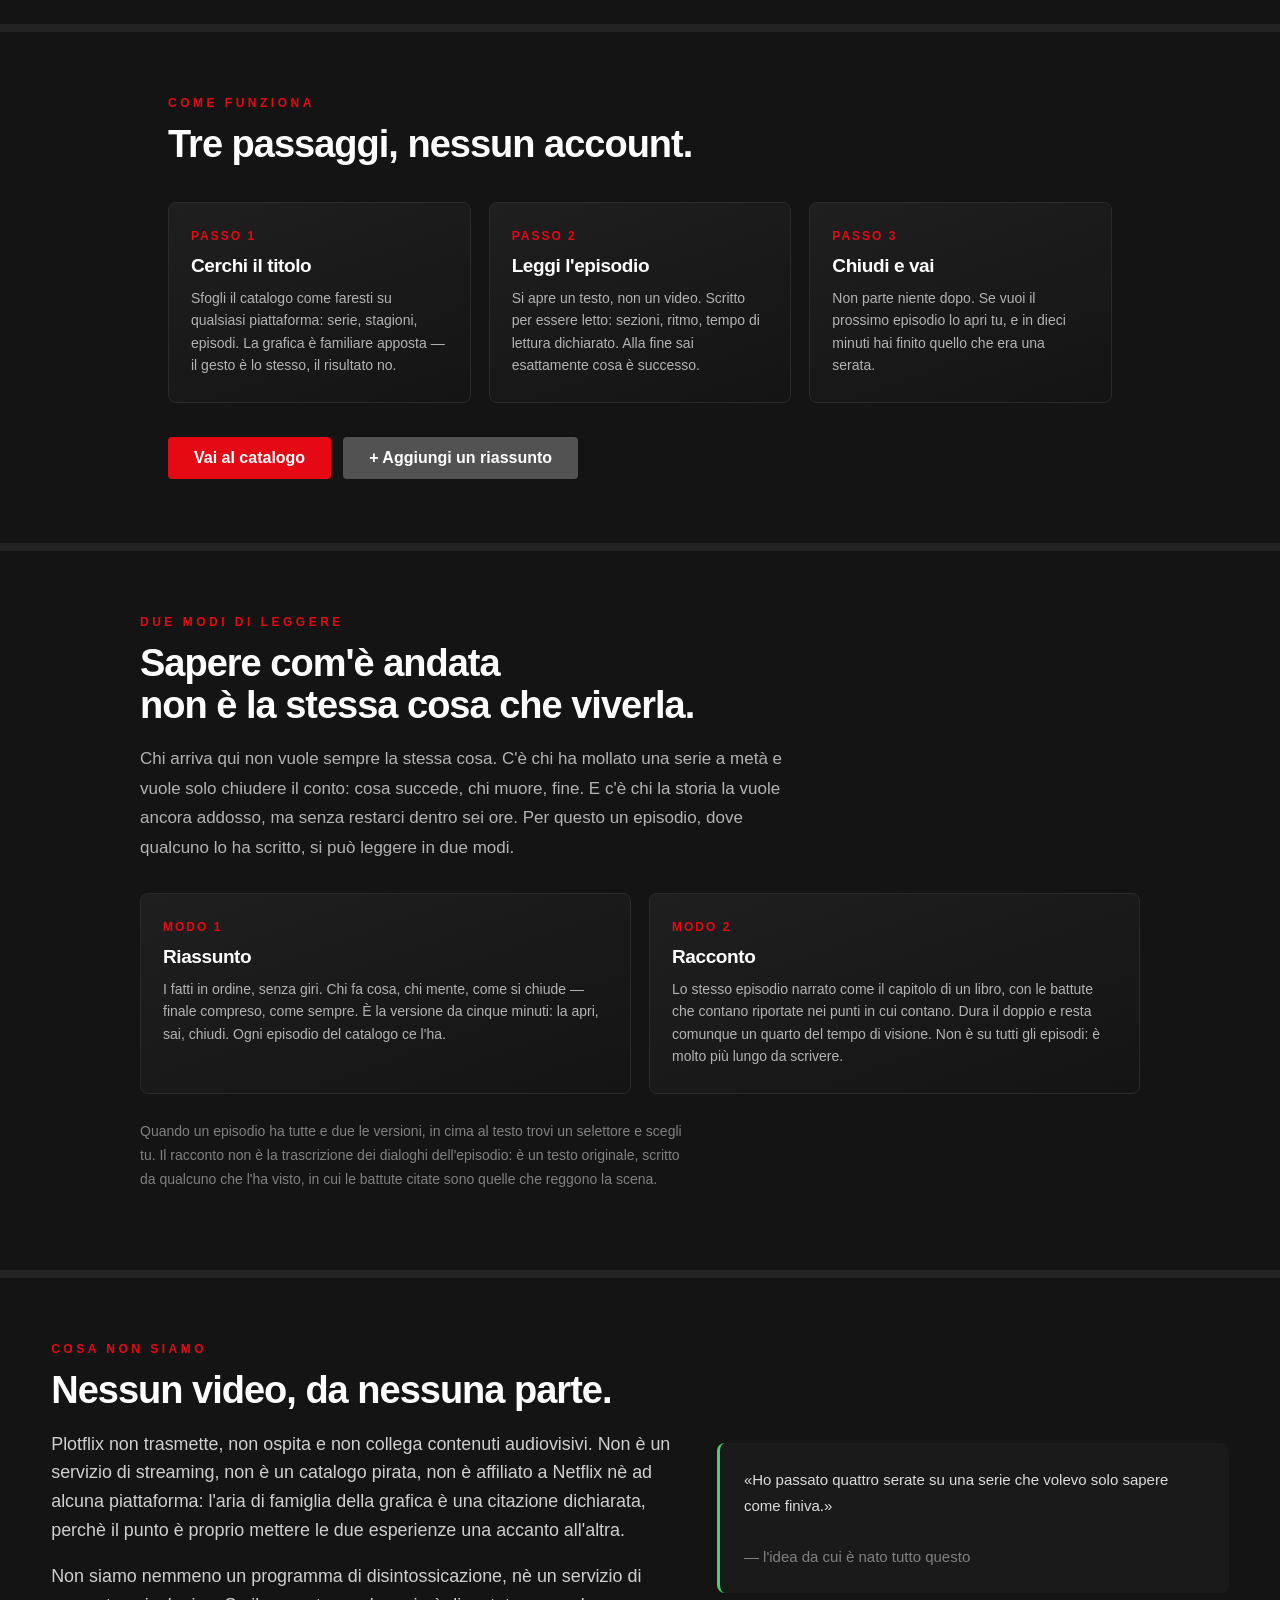
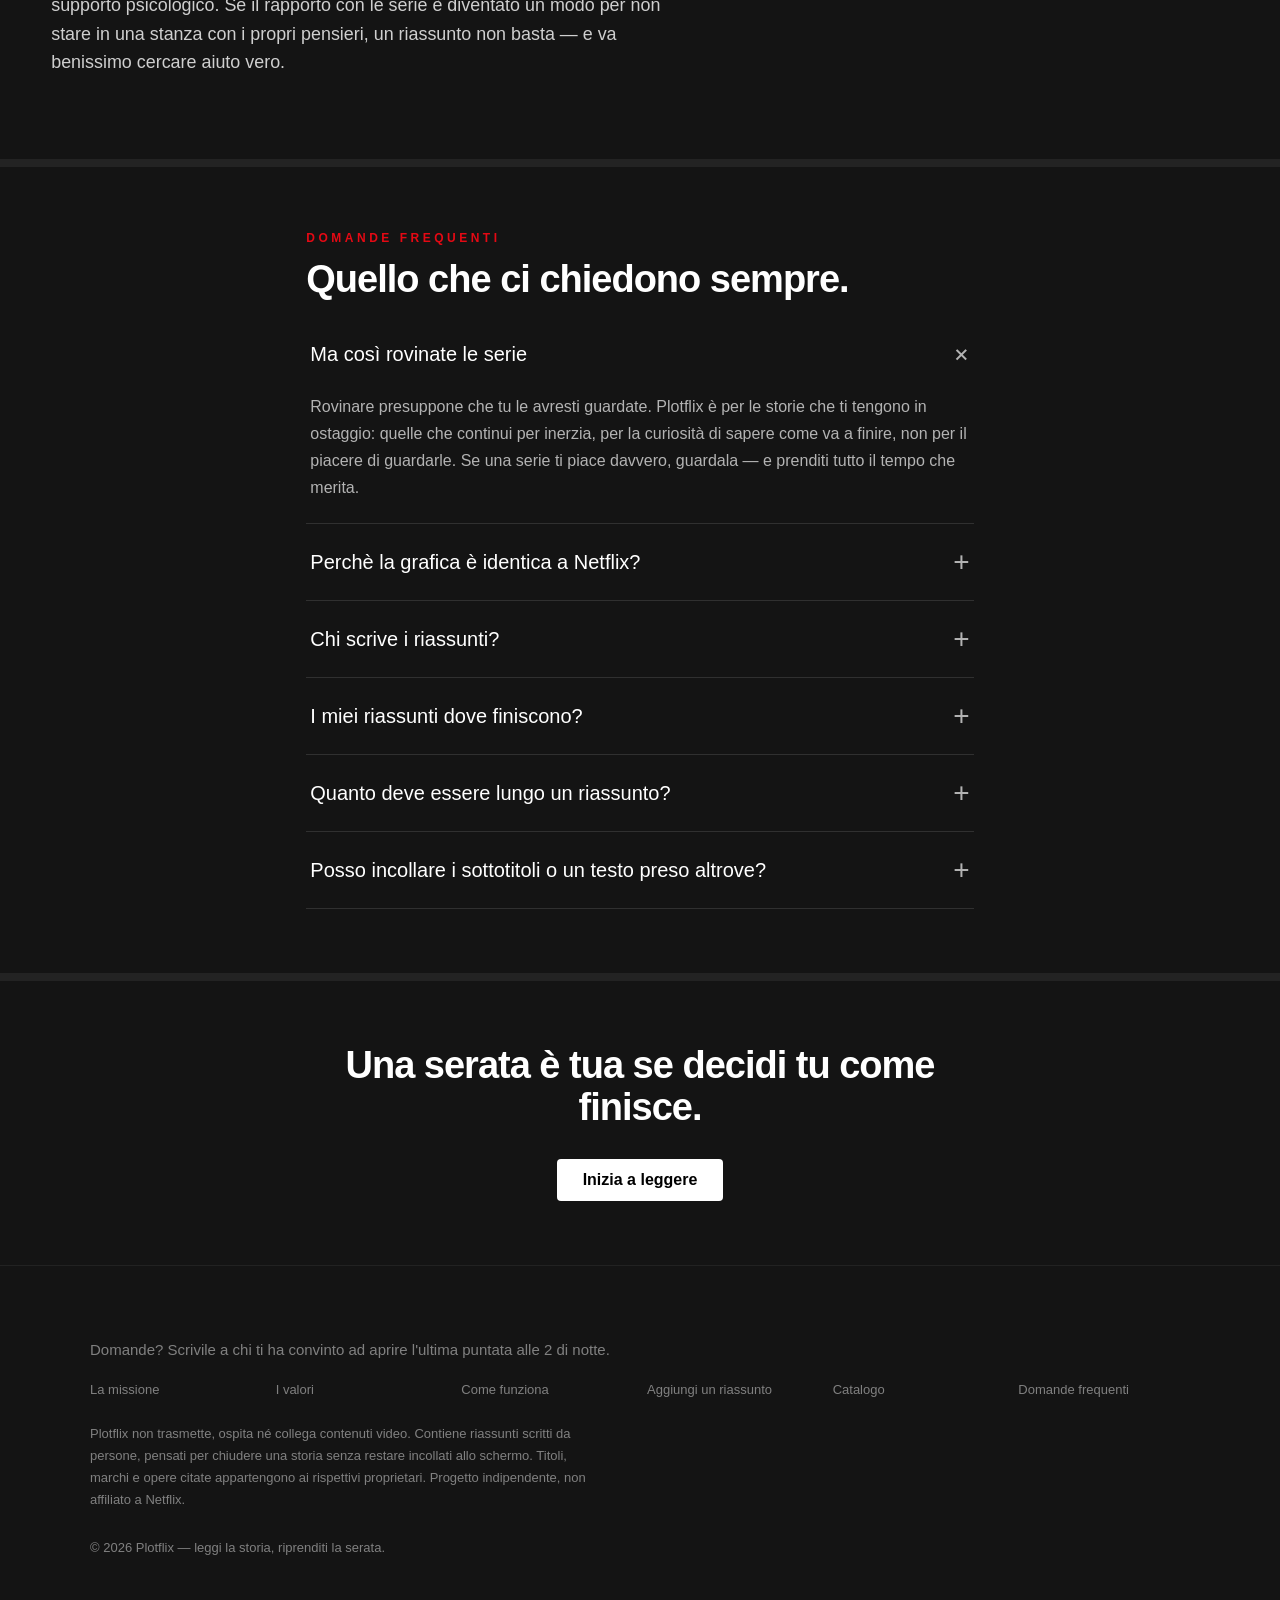
<file: info.html>
<!DOCTYPE html>
<html lang="it">
<head>
<meta charset="utf-8">
<meta name="viewport" content="width=device-width,initial-scale=1">
<title>Plotflix — La nostra missione</title>
<meta name="description" content="Plotflix trasforma la dipendenza da serie TV in una lettura sana: riassunti completi, finale compreso, per chiudere la storia e riprenderti la serata.">
<link rel="stylesheet" href="assets/css/style.css">
<link rel="icon" href="data:image/svg+xml,<svg xmlns='http://www.w3.org/2000/svg' viewBox='0 0 100 100'><text y='.9em' font-size='90' font-weight='bold' fill='%23e50914'>P</text></svg>">
</head>
<body>

<header class="hero" style="min-height:min(70vh,640px)">
  <div class="hero-bg" style="background:
    radial-gradient(70% 80% at 75% 20%,#7a0d12 0%,transparent 62%),
    linear-gradient(115deg,#0b0202 0%,#1c0407 55%,#120305 100%)"></div>
  <div class="hero-inner" style="max-width:760px">
    <div class="hero-kicker"><b>P</b> LA NOSTRA MISSIONE</div>
    <h1 style="font-size:clamp(34px,5.4vw,72px)">Guarda meno.<br>Sappi tutto.</h1>
    <p class="hero-desc">
      Plotflix nasce da un problema concreto: non riuscire a staccarsi da una serie.
      La soluzione non è la forza di volontà, è togliere alla storia il potere di
      tenerti sul divano — dandoti quello che stavi davvero cercando: <b>come va a finire</b>.
    </p>
  </div>
</header>

<section class="band" id="problema">
  <div class="band-inner two">
    <div>
      <div class="eyebrow">Il problema</div>
      <h2 class="sec">Non sei senza autocontrollo.<br>Sei dentro un meccanismo progettato bene.</h2>
      <p>
        Un cliffhanger a fine puntata, l'autoplay che parte in cinque secondi, la stagione intera
        pubblicata la stessa notte: nessuno di questi elementi è un caso. Sono decisioni di
        progettazione, e funzionano — su tutti.
      </p>
      <p>
        Il risultato lo conosci: ore che spariscono, sonno mangiato, la sensazione a fine
        maratona di non aver scelto niente. E in mezzo, un bisogno legittimo e antico quanto le
        storie: <b style="color:#fff">sapere come va a finire</b>.
      </p>
      <p>Plotflix separa le due cose. Il bisogno resta, il meccanismo no.</p>
    </div>
    <div class="stat-grid" style="margin:0;grid-template-columns:1fr">
      <div class="stat"><div class="num">~45 min</div><div class="lbl">quanto dura un episodio medio</div></div>
      <div class="stat"><div class="num">~5 min</div><div class="lbl">quanto ci metti a leggerne il riassunto qui</div></div>
      <div class="stat"><div class="num">40 min</div><div class="lbl">quello che ti torna in tasca, ogni volta</div></div>
    </div>
  </div>
</section>

<section class="band">
  <div class="band-inner">
    <div style="max-width:900px;margin:0 auto;text-align:center">
      <div class="eyebrow">La missione</div>
      <h2 class="sec">Trasformare una dipendenza passiva<br>in una lettura sana.</h2>
      <p class="lead" style="margin:0 auto">
        Vogliamo che la fine di una serie sia una cosa che <b style="color:#fff">decidi tu</b>,
        non una cosa che ti succede alle tre di notte. Per farlo mettiamo la storia in una forma
        che ha un inizio, una fine e un tempo prevedibile: un testo che si legge, si chiude e si posa.
        Quindici minuti di lettura al posto di sei ore di visione, e la storia la sai comunque —
        anzi, la ricordi meglio, perchè per una volta l'hai attraversata attivamente.
      </p>
    </div>
  </div>
</section>

<!-- ---------- LA PROVA DEL TESTO ---------- -->
<section class="band" id="prova-del-testo">
  <div class="band-inner two">
    <div>
      <div class="eyebrow">La prova del testo</div>
      <h2 class="sec">Tolto il trucco,<br>resta la storia.</h2>
      <p>
        Un riassunto funziona come una radiografia. Toglie gli effetti speciali, la fotografia
        curata, il montaggio che accelera al momento giusto e la colonna sonora che ti avverte
        quando è ora di commuoverti. Toglie anche la faccia dell'attore che ti sta simpatico.
        Resta soltanto quello che succede.
      </p>
      <p>
        Ed è lì che arriva la scoperta scomoda: <b style="color:#fff">buona parte delle serie che
        ti tengono sveglio la notte, lette, sono mediocri</b>. Trame piene di buchi, personaggi che
        cambiano idea perché lo esige la puntata, colpi di scena che non reggono due domande di
        fila, misteri costruiti per non essere risolti mai.
      </p>
      <p>
        Non ti teneva incollato la storia. Ti tenevano incollato il ritmo, la tensione costruita in
        sala di montaggio e la promessa che alla prossima puntata avrebbe avuto senso.
      </p>
      <p class="muted" style="font-size:15px">
        Vale anche il contrario, ed è la parte bella: le storie che reggono anche nude — quelle in
        cui ogni scena serve a qualcosa e il finale era scritto dall'inizio — dopo che le hai lette
        ti viene voglia di guardarle davvero. Quelle meritano il tuo divano.
      </p>
    </div>
    <div>
      <div class="value" style="border-left:3px solid var(--red)">
        <div class="vn">LA DOMANDA</div>
        <h3>Se te l'avessero raccontata così, l'avresti guardata?</h3>
        <p>È l'unica domanda che conta, ed è quella a cui Plotflix ti permette di rispondere
           <i>prima</i> di spendere sei ore. Qualche volta la risposta sarà sì, e allora guardala.
           Molto più spesso sarà no — e ti sei appena ripreso una serata.</p>
      </div>
    </div>
  </div>
</section>

<!-- ---------- COME SEI STATO PROGETTATO ---------- -->
<section class="band" id="progettato">
  <div class="band-inner">
    <div style="max-width:1100px;margin:0 auto">
      <div class="eyebrow">Come sei stato progettato</div>
      <h2 class="sec">Non stai perdendo il controllo.<br>Te lo stanno togliendo, con metodo.</h2>
      <p class="lead" style="margin-bottom:34px">
        La difficolt&agrave; a smettere non &egrave; un tuo difetto di carattere: &egrave; il risultato previsto di
        scelte prese da qualcun altro. Vale la pena sapere quali sono, perch&eacute; una tecnica che
        riconosci smette di funzionare bene la met&agrave;.
      </p>

      <div class="value-grid">
        <div class="value">
          <div class="vn">01</div>
          <h3>Il finale sospeso</h3>
          <p>Il cliffhanger sfrutta un meccanismo studiato per la prima volta dalla psicologa
             <b style="color:#fff">Bluma Zeigarnik</b> nel 1927: ricordiamo e continuiamo a rimuginare sulle cose
             <i>lasciate a met&agrave;</i> molto pi&ugrave; che su quelle concluse. Una scena interrotta al culmine
             resta aperta nella testa e chiede di essere chiusa. Le puntate non finiscono dove
             finisce la storia: finiscono dove fa pi&ugrave; male smettere.</p>
        </div>
        <div class="value">
          <div class="vn">02</div>
          <h3>L'autoplay</h3>
          <p>Netflix introduce il <b style="color:#fff">post-play</b> nel 2012: la puntata successiva parte da sola
             dopo pochi secondi di conto alla rovescia. In quei secondi non ti viene chiesto se
             vuoi continuare, ti viene chiesto di trovare la forza di fermare qualcosa che &egrave; gi&agrave;
             partito. &Egrave; la differenza tra scegliere e non opporsi.</p>
        </div>
        <div class="value">
          <div class="vn">03</div>
          <h3>La stagione intera in una notte</h3>
          <p>Dal 2013, con <i>House of Cards</i>, la stagione completa esce tutta insieme. La scrittura si
             adegua: non pi&ugrave; episodi che si reggono da soli, ma un unico blocco tagliato in
             tranci. Non ti viene proposto un episodio, ti viene servita una maratona gi&agrave; pronta.</p>
        </div>
        <div class="value">
          <div class="vn">04</div>
          <h3>Il concorrente &egrave; il sonno</h3>
          <p>Nel 2017 l'allora amministratore delegato di Netflix, Reed Hastings, dichiara agli
             azionisti che il vero concorrente dell'azienda non &egrave; un'altra piattaforma ma
             <b style="color:#fff">il sonno</b>. Non era una battuta scomoda sfuggita di bocca: era la descrizione
             onesta dell'obiettivo, cio&egrave; le ore che dormi.</p>
        </div>
        <div class="value">
          <div class="vn">05</div>
          <h3>Ogni dettaglio &egrave; testato</h3>
          <p>Copertine, anteprime, ordine delle righe, momento esatto in cui parte il trailer:
             non sono scelte estetiche, sono <b style="color:#fff">esperimenti</b> confrontati su milioni di persone
             e tenuti solo se aumentano il tempo di visione. L'interfaccia che vedi ha vinto una
             gara contro decine di alternative, e il premio in palio eri tu.</p>
        </div>
        <div class="value">
          <div class="vn">06</div>
          <h3>Il conto lo paga la notte</h3>
          <p>Uno studio di <b style="color:#fff">Exelmans e Van den Bulck</b> (Journal of Clinical Sleep Medicine, 2017)
             ha rilevato che chi guarda in maratona dorme peggio, si sente pi&ugrave; stanco e riporta pi&ugrave;
             sintomi di insonnia rispetto a chi guarda la televisione normalmente. Il motivo
             indicato &egrave; l'attivazione mentale prima di dormire: la storia resta accesa anche a
             schermo spento. &Egrave; lo stesso meccanismo del punto 01, presentato il conto.</p>
        </div>
      </div>

      <!-- i due consigli pratici -->
      <div style="margin-top:52px">
        <div class="eyebrow">Due contromosse che funzionano subito</div>
        <h2 class="sec" style="font-size:clamp(22px,2.4vw,30px)">Non serve smettere. Serve rimettere una scelta in mezzo.</h2>
        <div class="value-grid" style="margin-top:24px">
          <div class="value" style="border-left:3px solid #46d369">
            <div class="vn" style="color:#46d369">CONSIGLIO 1</div>
            <h3>Disattiva l'autoplay</h3>
            <p>&Egrave; l'unica impostazione che trasforma una maratona in una serie di decisioni.
               Su Netflix: <b style="color:#fff">Account &rarr; Profilo &rarr; Impostazioni di riproduzione</b>, e togli la spunta a
               <i>Riproduci automaticamente l'episodio successivo</i>. Le altre piattaforme hanno un
               interruttore equivalente, cercalo nelle preferenze di riproduzione.<br><br>
               Dopo, per vedere la puntata successiva dovrai <b style="color:#fff">premere tu</b>. Sembra una differenza
               minuscola: &egrave; esattamente la differenza su cui era costruito tutto il meccanismo.</p>
          </div>
          <div class="value" style="border-left:3px solid #46d369">
            <div class="vn" style="color:#46d369">CONSIGLIO 2</div>
            <h3>Fermati a met&agrave;, non alla fine</h3>
            <p>La fine di una puntata &egrave; il momento peggiore in assoluto per smettere: &egrave; il punto
               progettato per non lasciarti andare. Il momento giusto &egrave;
               <b style="color:#fff">poco dopo la met&agrave;, prima del colpo di scena</b> che prepara il finale &mdash; una scena
               di passaggio, un dialogo tranquillo, un respiro.<br><br>
               L&igrave; la tensione &egrave; bassa, la puntata la riprendi domani senza sforzo, e soprattutto vai
               a dormire con la testa sgombra invece che con una domanda aperta.</p>
          </div>
        </div>
        <p class="muted" style="margin-top:26px;font-size:15px;max-width:70ch">
          Plotflix &egrave; la terza contromossa, quella definitiva: quando la storia la <i>leggi</i>, il finale
          sospeso non esiste. Il testo finisce quando lo chiudi tu.
        </p>
      </div>
    </div>
  </div>
</section>

<section class="band" id="valori">
  <div class="band-inner">
    <div style="max-width:1100px;margin:0 auto">
      <div class="eyebrow">I valori</div>
      <h2 class="sec">Sei regole che non neghiamo mai.</h2>
      <div class="value-grid">
        <div class="value">
          <div class="vn">01</div>
          <h3>Lo spoiler è il servizio</h3>
          <p>Qui il finale non si nasconde: si racconta. Chi arriva su Plotflix vuole chiudere la
             storia, non essere invogliato a guardarla. Ogni riassunto dice tutto, sempre — con un
             avviso prima, perchè la scelta resti tua.</p>
        </div>
        <div class="value">
          <div class="vn">02</div>
          <h3>Riassunto, non trama</h3>
          <p>La trama è il civettare della retrocopertina: "un evento inaspettato sconvolgerà la
             sua vita". Il riassunto è la cosa vera: chi fa cosa, chi mente, chi muore, come
             finisce. Se dopo aver letto ti resta una domanda, quel testo è scritto male.</p>
        </div>
        <div class="value">
          <div class="vn">03</div>
          <h3>Il tempo è il vero prezzo</h3>
          <p>Ogni riassunto dichiara quanto dura leggerlo e quanto sarebbe durato guardarlo.
             Vogliamo che tu veda la differenza, ogni singola volta, e che quella differenza
             finisca in qualcosa di tuo.</p>
        </div>
        <div class="value">
          <div class="vn">04</div>
          <h3>Non vogliamo la tua dipendenza</h3>
          <p>Niente autoplay, niente notifiche, niente "il prossimo episodio parte tra 5".
             Un sito che ti trattiene avrebbe solo spostato il problema. Il successo di Plotflix è
             che tu chiuda la scheda e vada a fare altro.</p>
        </div>
        <div class="value">
          <div class="vn">05</div>
          <h3>Lo scrivono le persone</h3>
          <p>Chiunque può aggiungere un riassunto, senza registrarsi. Chi ha già visto una serie
             fino in fondo può risparmiarla a qualcun altro: è la forma di generosità più
             sottovalutata che conosciamo.</p>
        </div>
        <div class="value">
          <div class="vn">06</div>
          <h3>Zero moralismo</h3>
          <p>Le serie non sono un vizio e guardarle non è un fallimento. Plotflix non ti giudica,
             non ti conta i giorni di astinenza e non ti chiede di smettere. Ti offre solo
             un'altra porta d'uscita dalla stessa storia.</p>
        </div>
      </div>
    </div>
  </div>
</section>

<section class="band" id="come-funziona">
  <div class="band-inner">
    <div style="max-width:1000px;margin:0 auto">
      <div class="eyebrow">Come funziona</div>
      <h2 class="sec">Tre passaggi, nessun account.</h2>
      <div class="value-grid">
        <div class="value"><div class="vn">PASSO 1</div><h3>Cerchi il titolo</h3>
          <p>Sfogli il catalogo come faresti su qualsiasi piattaforma: serie, stagioni, episodi.
             La grafica è familiare apposta — il gesto è lo stesso, il risultato no.</p></div>
        <div class="value"><div class="vn">PASSO 2</div><h3>Leggi l'episodio</h3>
          <p>Si apre un testo, non un video. Scritto per essere letto: sezioni, ritmo,
             tempo di lettura dichiarato. Alla fine sai esattamente cosa è successo.</p></div>
        <div class="value"><div class="vn">PASSO 3</div><h3>Chiudi e vai</h3>
          <p>Non parte niente dopo. Se vuoi il prossimo episodio lo apri tu, e in dieci minuti
             hai finito quello che era una serata.</p></div>
      </div>
      <div style="margin-top:34px;display:flex;gap:12px;flex-wrap:wrap">
        <a class="btn btn-red" href="index.html">Vai al catalogo</a>
        <a class="btn btn-info" href="aggiungi.html">+ Aggiungi un riassunto</a>
      </div>
    </div>
  </div>
</section>

<!-- ---------- I DUE MODI DI LEGGERE ---------- -->
<section class="band" id="due-modi">
  <div class="band-inner">
    <div style="max-width:1000px;margin:0 auto">
      <div class="eyebrow">Due modi di leggere</div>
      <h2 class="sec">Sapere com'&egrave; andata<br>non &egrave; la stessa cosa che viverla.</h2>
      <p style="max-width:70ch;color:var(--muted);line-height:1.75;font-size:17px">
        Chi arriva qui non vuole sempre la stessa cosa. C'&egrave; chi ha mollato una serie a met&agrave;
        e vuole solo chiudere il conto: cosa succede, chi muore, fine. E c'&egrave; chi la storia la
        vuole ancora addosso, ma senza restarci dentro sei ore. Per questo un episodio, dove
        qualcuno lo ha scritto, si pu&ograve; leggere in due modi.
      </p>
      <div class="value-grid" style="margin-top:30px">
        <div class="value">
          <div class="vn">MODO 1</div>
          <h3>Riassunto</h3>
          <p>I fatti in ordine, senza giri. Chi fa cosa, chi mente, come si chiude — finale
             compreso, come sempre. &Egrave; la versione da cinque minuti: la apri, sai, chiudi.
             Ogni episodio del catalogo ce l'ha.</p>
        </div>
        <div class="value">
          <div class="vn">MODO 2</div>
          <h3>Racconto</h3>
          <p>Lo stesso episodio narrato come il capitolo di un libro, con le battute che contano
             riportate nei punti in cui contano. Dura il doppio e resta comunque un quarto del
             tempo di visione. Non &egrave; su tutti gli episodi: &egrave; molto pi&ugrave; lungo da scrivere.</p>
        </div>
      </div>
      <p style="margin-top:26px;max-width:70ch;color:var(--dim);font-size:14px;line-height:1.7">
        Quando un episodio ha tutte e due le versioni, in cima al testo trovi un selettore e
        scegli tu. Il racconto non &egrave; la trascrizione dei dialoghi dell'episodio: &egrave; un testo
        originale, scritto da qualcuno che l'ha visto, in cui le battute citate sono quelle
        che reggono la scena.
      </p>
    </div>
  </div>
</section>

<section class="band">
  <div class="band-inner two">
    <div>
      <div class="eyebrow">Cosa non siamo</div>
      <h2 class="sec">Nessun video, da nessuna parte.</h2>
      <p>Plotflix non trasmette, non ospita e non collega contenuti audiovisivi. Non è un servizio
         di streaming, non è un catalogo pirata, non è affiliato a Netflix nè ad alcuna piattaforma:
         l'aria di famiglia della grafica è una citazione dichiarata, perchè il punto è proprio
         mettere le due esperienze una accanto all'altra.</p>
      <p>Non siamo nemmeno un programma di disintossicazione, nè un servizio di supporto psicologico.
         Se il rapporto con le serie è diventato un modo per non stare in una stanza con i propri
         pensieri, un riassunto non basta — e va benissimo cercare aiuto vero.</p>
    </div>
    <div>
      <div class="stat" style="border-left-color:#46d369">
        <div class="lbl" style="margin:0;font-size:15px;color:#dcdcdc;line-height:1.7">
          «Ho passato quattro serate su una serie che volevo solo sapere come finiva.»<br><br>
          <span style="color:var(--dim)">— l'idea da cui è nato tutto questo</span>
        </div>
      </div>
    </div>
  </div>
</section>

<section class="band" id="faq">
  <div class="band-inner">
    <div style="max-width:900px;margin:0 auto">
      <div class="eyebrow">Domande frequenti</div>
      <h2 class="sec">Quello che ci chiedono sempre.</h2>

      <details class="faq" open><summary>Ma così rovinate le serie</summary>
        <p>Rovinare presuppone che tu le avresti guardate. Plotflix è per le storie che ti tengono
           in ostaggio: quelle che continui per inerzia, per la curiosità di sapere come va a
           finire, non per il piacere di guardarle. Se una serie ti piace davvero, guardala —
           e prenditi tutto il tempo che merita.</p></details>

      <details class="faq"><summary>Perchè la grafica è identica a Netflix?</summary>
        <p>Perchè il gesto deve essere lo stesso. Quando cerchi la prossima puntata, la mano va da
           sola in un certo posto: quel posto qui ti porta a un testo. Il contrasto è il messaggio.
           È una citazione critica, non un tentativo di sostituirsi a nessuno.</p></details>

      <details class="faq"><summary>Chi scrive i riassunti?</summary>
        <p>Chiunque. Non serve registrarsi: si apre il form, si scrive l'episodio, si pubblica.
           Ogni riassunto porta la firma di chi l'ha scritto, e per lo stesso episodio possono
           coesistere più versioni.</p></details>

      <details class="faq"><summary>I miei riassunti dove finiscono?</summary>
        <p>Per ora Plotflix funziona senza database: quello che scrivi resta salvato nel tuo browser.
           Dal form puoi esportare i tuoi contributi in un file JSON — da conservare, condividere o
           far entrare stabilmente nel catalogo del sito — e importare quelli di altri.</p></details>

      <details class="faq"><summary>Quanto deve essere lungo un riassunto?</summary>
        <p>Abbastanza da non lasciare buchi. Come riferimento: 500-1000 parole per un episodio da
           45 minuti, cinque minuti di lettura. Meglio sezioni brevi con dei titoletti che un
           muro di testo.</p></details>

      <details class="faq"><summary>Posso incollare i sottotitoli o un testo preso altrove?</summary>
        <p>No. I riassunti vanno scritti con parole proprie: un riassunto è un'opera nuova, un
           copia-incolla è il testo di qualcun altro. Guardare l'episodio, o i suoi sottotitoli,
           per ricostruire i fatti è ovviamente legittimo — è il passaggio dalla trascrizione al
           racconto che rende Plotflix quello che è.</p></details>
    </div>
  </div>
</section>

<section class="band">
  <div class="band-inner">
    <div style="text-align:center;max-width:700px;margin:0 auto">
      <h2 class="sec">Una serata è tua se decidi tu come finisce.</h2>
      <a class="btn btn-play" href="index.html" style="margin-top:14px">Inizia a leggere</a>
    </div>
  </div>
</section>

<script src="assets/js/data.js"></script>
<script src="assets/js/app.js"></script>
<script>PF.montaChrome("La nostra missione");</script>
</body>
</html>
</file>
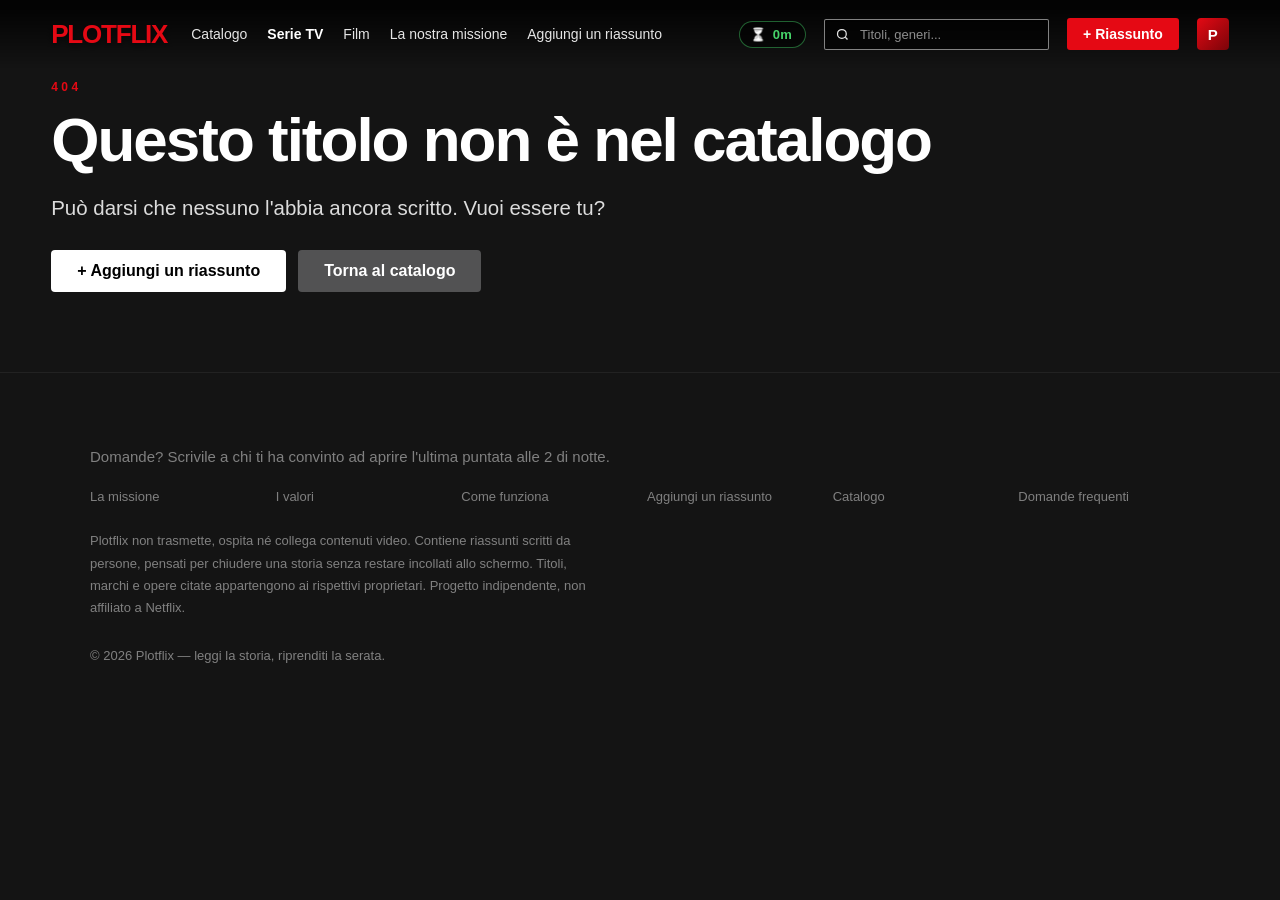
<file: serie.html>
<!DOCTYPE html>
<html lang="it">
<head>
<meta charset="utf-8">
<meta name="viewport" content="width=device-width,initial-scale=1">
<title>Plotflix — Episodi</title>
<link rel="stylesheet" href="assets/css/style.css">
<link rel="icon" href="data:image/svg+xml,<svg xmlns='http://www.w3.org/2000/svg' viewBox='0 0 100 100'><text y='.9em' font-size='90' font-weight='bold' fill='%23e50914'>P</text></svg>">
</head>
<body>

<header class="hero" id="hero"></header>
<main class="page" id="contenuto" style="padding-top:0;margin-top:-60px;position:relative;z-index:3"></main>

<script src="assets/js/data.js"></script>
<script src="assets/js/app.js"></script>
<script>
PF.montaChrome("Serie TV");

const id = new URLSearchParams(location.search).get("id");
const o = PF.opera(id);

if (!o) {
  document.getElementById("hero").outerHTML = "";
  document.getElementById("contenuto").innerHTML = `
    <div style="padding-top:140px">
      <div class="eyebrow">404</div>
      <h1 class="big">Questo titolo non è nel catalogo</h1>
      <p class="lead">Può darsi che nessuno l'abbia ancora scritto. Vuoi essere tu?</p>
      <div style="margin-top:26px;display:flex;gap:12px;flex-wrap:wrap">
        <a class="btn btn-play" href="aggiungi.html">+ Aggiungi un riassunto</a>
        <a class="btn btn-info" href="index.html">Torna al catalogo</a>
      </div>
    </div>`;
} else {
  const [ca, cb] = PF.colori(o);
  const nRias = PF.contaRiassunti(o);
  const primo = o.stagioni.flatMap(s => s.episodi.map(e => ({ s: s.numero, e }))).find(x => x.e.riassunto);

  document.getElementById("hero").innerHTML = `
    <div class="hero-bg" style="background:
      radial-gradient(75% 90% at 70% 25%, ${ca} 0%, transparent 60%),
      linear-gradient(115deg,#0c0203 0%, ${cb} 55%, #110305 100%)"></div>
    <div class="hero-inner">
      <div class="hero-kicker"><b>P</b> ${o.tipo === "film" ? "FILM DA LEGGERE" : "SERIE DA LEGGERE"}</div>
      <h1>${PF.esc(o.titolo)}</h1>
      <div class="hero-meta">
        <span class="badge-green">${nRias} riassunt${nRias === 1 ? "o" : "i"}</span>
        <span>${o.anno || ""}</span>
        ${o.stagioniTotali ? `<span class="badge">${o.stagioniTotali} stagioni</span>` : ""}
        <span>${(o.generi || []).join(" · ")}</span>
      </div>
      ${o.descrizione ? `<p class="hero-desc">${PF.esc(o.descrizione)}</p>` : ""}
      <div class="hero-actions">
        ${primo ? `<button class="btn btn-play" onclick="PF.apriReader('${o.id}',${primo.s},${primo.e.numero})">▶ Inizia a leggere</button>` : ""}
        <a class="btn btn-info" href="aggiungi.html?titolo=${encodeURIComponent(o.titolo)}">+ Aggiungi un episodio</a>
      </div>
    </div>`;

  /* ---------- lista episodi ---------- */
  const box = document.getElementById("contenuto");

  function listaStagione(numS) {
    const st = o.stagioni.find(s => s.numero === Number(numS));
    if (!st) return "";
    const totali = st.episodiTotali || Math.max(...st.episodi.map(e => e.numero));
    const perNumero = Object.fromEntries(st.episodi.map(e => [e.numero, e]));
    const righe = [];

    for (let n = 1; n <= totali; n++) {
      const e = perNumero[n];
      const [a, b] = PF.colori(o);
      if (e) {
        const min = PF.minutiLettura(e.riassunto);
        const nv = (e.versioni?.length || 0);
        righe.push(`
          <div class="ep" onclick="PF.apriReader('${o.id}',${st.numero},${e.numero})">
            <div class="ep-num">${e.numero}</div>
            <div class="ep-thumb" style="background:linear-gradient(140deg,${a},${b})"><div class="play">▶</div></div>
            <div class="ep-body">
              <h3>${PF.esc(e.titolo)}
                ${e.finale ? '<span class="badge badge-red" style="margin-left:8px">FINALE</span>' : ""}
                ${e.racconto ? '<span class="badge badge-libro" style="margin-left:8px" title="Disponibile anche narrato come un libro">ANCHE RACCONTO</span>' : ""}
                ${nv ? `<span class="badge" style="margin-left:8px">${nv + 1} versioni</span>` : ""}
              </h3>
              <p>${PF.esc(e.riassunto.replace(/^###.*$/gm, "").replace(/\*\*/g, "").trim().slice(0, 190))}…</p>
            </div>
            <div class="ep-time">${min} min di lettura<br><span style="color:#666">${e.durata ? e.durata + " min in tv" : ""}</span></div>
          </div>`);
      } else {
        righe.push(`
          <div class="ep ep-missing" onclick="location.href='aggiungi.html?titolo=${encodeURIComponent(o.titolo)}&stagione=${st.numero}&episodio=${n}'">
            <div class="ep-num">${n}</div>
            <div class="ep-thumb" style="background:#232323"><div class="play" style="border-style:dashed">+</div></div>
            <div class="ep-body">
              <h3 style="color:var(--muted)">Riassunto mancante</h3>
              <p>Nessuno ha ancora scritto questo episodio. Clicca per aggiungerlo.</p>
            </div>
            <div class="ep-time">—</div>
          </div>`);
      }
    }
    return righe.join("");
  }

  const stagioni = o.stagioni.map(s => s.numero);
  box.innerHTML = `
    <div class="season-bar">
      <h2 id="titolo-stagione">Episodi</h2>
      ${o.tipo === "film" ? "" : `<select class="select" id="sel-stagione">
        ${stagioni.map(n => `<option value="${n}">Stagione ${n}</option>`).join("")}
      </select>`}
      <div style="margin-left:auto"><a class="btn btn-ghost btn-sm" href="aggiungi.html?titolo=${encodeURIComponent(o.titolo)}">+ Aggiungi un riassunto</a></div>
    </div>
    <div id="lista"></div>`;

  function mostra(n) {
    document.getElementById("lista").innerHTML = listaStagione(n);
    document.getElementById("titolo-stagione").textContent =
      o.tipo === "film" ? "Il film" : "Stagione " + n;
  }
  const sel = document.getElementById("sel-stagione");
  if (sel) sel.addEventListener("change", e => mostra(e.target.value));
  // apre sulla stagione con piu' riassunti, non sulla prima
  const stagionePiena = o.stagioni.slice().sort((a, b) => b.episodi.length - a.episodi.length)[0];
  if (sel) sel.value = stagionePiena.numero;
  mostra(stagionePiena.numero);

  const q = new URLSearchParams(location.search);
  if (q.get("s") && q.get("e")) PF.apriReader(o.id, q.get("s"), q.get("e"));
}
</script>
</body>
</html>
</file>
<file: assets/css/style.css>
/* ============================================================
   PLOTFLIX — stile ispirato a Netflix
   ============================================================ */
:root{
  --bg:#141414;
  --bg-soft:#181818;
  --bg-card:#2f2f2f;
  --red:#e50914;
  --red-hover:#f6121d;
  --txt:#ffffff;
  --muted:#b3b3b3;
  --dim:#808080;
  --nav-h:68px;
  --gutter:4%;
  --font:"Helvetica Neue",Helvetica,Arial,"Segoe UI",Roboto,sans-serif;
  --serif:"Iowan Old Style","Palatino Linotype",Palatino,Georgia,"Times New Roman",serif;
}
*,*::before,*::after{box-sizing:border-box}
html{scroll-behavior:smooth}
body{
  margin:0;background:var(--bg);color:var(--txt);
  font-family:var(--font);
  -webkit-font-smoothing:antialiased;
  overflow-x:hidden;
}
a{color:inherit;text-decoration:none}
button{font-family:inherit;cursor:pointer}
img{max-width:100%;display:block}
::selection{background:var(--red);color:#fff}

/* ---------- scrollbar ---------- */
::-webkit-scrollbar{width:10px;height:10px}
::-webkit-scrollbar-track{background:#0b0b0b}
::-webkit-scrollbar-thumb{background:#404040;border-radius:6px}
::-webkit-scrollbar-thumb:hover{background:#5a5a5a}

/* ============================================================
   NAVBAR
   ============================================================ */
.nav{
  position:fixed;top:0;left:0;right:0;z-index:100;
  height:var(--nav-h);display:flex;align-items:center;
  padding:0 var(--gutter);gap:24px;
  background:linear-gradient(180deg,rgba(0,0,0,.85) 10%,rgba(0,0,0,0) 100%);
  transition:background-color .35s ease;
}
.nav.scrolled{background:#141414;background-image:none}
.logo{
  font-weight:900;font-size:26px;letter-spacing:-1.2px;color:var(--red);
  text-transform:uppercase;white-space:nowrap;
  text-shadow:0 2px 6px rgba(0,0,0,.55);
}
.logo span{color:var(--red)}
.nav-links{display:flex;gap:20px;align-items:center;list-style:none;margin:0;padding:0}
.nav-links a{font-size:14px;color:#e5e5e5;transition:color .25s}
.nav-links a:hover{color:#b3b3b3}
.nav-links a.active{font-weight:700;color:#fff}
.nav-right{margin-left:auto;display:flex;align-items:center;gap:18px}
.search{
  display:flex;align-items:center;gap:8px;
  border:1px solid rgba(255,255,255,.5);background:rgba(0,0,0,.6);
  padding:6px 10px;border-radius:2px;
}
.search input{
  background:transparent;border:0;outline:none;color:#fff;font-size:13px;
  width:180px;font-family:inherit;
}
.search input::placeholder{color:#8c8c8c}
.search svg{flex:none;opacity:.9}
.avatar{
  width:32px;height:32px;border-radius:4px;flex:none;
  background:linear-gradient(135deg,#e50914,#7b0409);
  display:grid;place-items:center;font-size:15px;font-weight:700;
}
.nav-cta{
  background:var(--red);color:#fff;border:0;border-radius:3px;
  padding:7px 16px;font-size:14px;font-weight:600;
}
.nav-cta:hover{background:var(--red-hover)}
.burger{display:none;background:none;border:0;color:#fff;font-size:22px}

/* ============================================================
   HERO / BILLBOARD
   ============================================================ */
.hero{
  position:relative;min-height:min(84vh,760px);
  display:flex;align-items:center;
  padding:calc(var(--nav-h) + 40px) var(--gutter) 120px;
  overflow:hidden;
}
.hero-bg{position:absolute;inset:0;z-index:0}
.hero-bg::after{
  content:"";position:absolute;inset:0;
  background:
    linear-gradient(77deg,rgba(0,0,0,.85) 0%,rgba(0,0,0,.35) 45%,rgba(0,0,0,0) 75%),
    linear-gradient(0deg,#141414 0%,rgba(20,20,20,.4) 25%,rgba(20,20,20,0) 55%);
}
.hero-inner{position:relative;z-index:1;max-width:640px}
.hero-kicker{
  display:flex;align-items:center;gap:10px;margin-bottom:14px;
  font-size:13px;letter-spacing:3px;text-transform:uppercase;color:#e5e5e5;
}
.hero-kicker b{color:var(--red);font-size:20px;letter-spacing:0}
.hero h1{
  font-size:clamp(40px,6.2vw,84px);line-height:.95;margin:0 0 18px;
  font-weight:900;letter-spacing:-2.5px;text-transform:uppercase;
  text-shadow:0 6px 26px rgba(0,0,0,.7);
}
.hero-meta{display:flex;flex-wrap:wrap;align-items:center;gap:12px;margin-bottom:16px;font-size:14px;color:#d2d2d2}
.hero p.hero-desc{
  font-size:clamp(15px,1.35vw,19px);line-height:1.5;color:#e5e5e5;margin:0 0 26px;
  text-shadow:0 2px 8px rgba(0,0,0,.6);
}
.hero-actions{display:flex;flex-wrap:wrap;gap:12px}

.btn{
  display:inline-flex;align-items:center;gap:10px;
  border:0;border-radius:4px;padding:12px 26px;
  font-size:16px;font-weight:700;transition:all .2s;white-space:nowrap;
}
.btn-play{background:#fff;color:#000}
.btn-play:hover{background:rgba(255,255,255,.78)}
.btn-info{background:rgba(109,109,110,.7);color:#fff}
.btn-info:hover{background:rgba(109,109,110,.45)}
.btn-red{background:var(--red);color:#fff}
.btn-red:hover{background:var(--red-hover)}
.btn-ghost{background:transparent;color:#fff;border:1px solid rgba(255,255,255,.4)}
.btn-ghost:hover{border-color:#fff;background:rgba(255,255,255,.08)}
.btn-sm{padding:8px 16px;font-size:14px}

.badge{
  border:1px solid rgba(255,255,255,.45);padding:1px 7px;font-size:12px;
  color:#d2d2d2;border-radius:2px;
}
.badge-red{background:var(--red);border-color:var(--red);color:#fff;font-weight:700}
.badge-green{color:#46d369;border:0;font-weight:700;padding-left:0}

/* ============================================================
   ROWS / CARD SLIDER
   ============================================================ */
.rows{position:relative;z-index:2;margin-top:-70px;padding-bottom:40px}
.row{margin-bottom:44px}
.row-head{display:flex;align-items:baseline;gap:14px;padding:0 var(--gutter);margin-bottom:12px}
.row-head h2{font-size:clamp(17px,1.5vw,24px);font-weight:700;margin:0;letter-spacing:-.2px}
.row-head .row-sub{font-size:13px;color:var(--dim)}
.slider{
  display:flex;gap:8px;overflow-x:auto;scroll-behavior:smooth;
  padding:34px var(--gutter);margin:-34px 0;
  scrollbar-width:none;
}
.slider::-webkit-scrollbar{display:none}

.card{
  position:relative;flex:0 0 auto;width:200px;
  border-radius:4px;overflow:visible;transition:transform .3s cubic-bezier(.2,.6,.3,1);
  cursor:pointer;
}
.card:hover{transform:scale(1.09);z-index:5}
.card:hover .card-hover{opacity:1;transform:translateY(0)}
.poster{
  position:relative;aspect-ratio:2/3;border-radius:4px;overflow:hidden;
  display:flex;flex-direction:column;justify-content:flex-end;
  padding:16px 14px;box-shadow:0 6px 22px rgba(0,0,0,.55);
}
.poster::before{
  content:"";position:absolute;inset:0;
  background:
    radial-gradient(120% 80% at 20% 0%,rgba(255,255,255,.16),transparent 60%),
    linear-gradient(180deg,rgba(0,0,0,0) 35%,rgba(0,0,0,.82) 100%);
}
.poster-noise{
  position:absolute;inset:0;opacity:.16;mix-blend-mode:overlay;
  background-image:repeating-linear-gradient(45deg,rgba(255,255,255,.5) 0 1px,transparent 1px 4px);
}
.poster-title{
  position:relative;font-weight:900;text-transform:uppercase;line-height:.92;
  letter-spacing:-1px;font-size:22px;text-shadow:0 3px 12px rgba(0,0,0,.8);
}
.poster-type{
  position:relative;margin-top:8px;font-size:10px;letter-spacing:2.4px;
  text-transform:uppercase;color:rgba(255,255,255,.72);
}
.poster-flag{
  position:absolute;top:10px;left:0;background:var(--red);color:#fff;
  font-size:10px;font-weight:800;letter-spacing:1.4px;padding:3px 8px;border-radius:0 2px 2px 0;
}
.card-hover{
  position:absolute;left:0;right:0;top:100%;
  background:var(--bg-soft);border-radius:0 0 4px 4px;padding:12px 14px 14px;
  box-shadow:0 12px 26px rgba(0,0,0,.7);
  opacity:0;transform:translateY(-6px);transition:all .25s;pointer-events:none;
}
.card-hover .ch-title{font-size:13px;font-weight:700;margin-bottom:6px}
.card-hover .ch-meta{display:flex;gap:8px;align-items:center;font-size:11px;color:var(--muted)}
.card-add{
  flex:0 0 auto;width:200px;aspect-ratio:2/3;border-radius:4px;
  border:2px dashed rgba(255,255,255,.22);background:rgba(255,255,255,.03);
  display:flex;flex-direction:column;align-items:center;justify-content:center;gap:10px;
  color:var(--muted);text-align:center;padding:20px;transition:all .25s;
}
.card-add:hover{border-color:var(--red);color:#fff;background:rgba(229,9,20,.08)}
.card-add .plus{font-size:34px;line-height:1}
.card-add span{font-size:12px;line-height:1.4}

.empty-row{padding:0 var(--gutter);color:var(--dim);font-size:14px}

/* ============================================================
   SEZIONE MISSION (home) + PAGINA INFO
   ============================================================ */
.page{padding:calc(var(--nav-h) + 60px) var(--gutter) 80px;max-width:1400px;margin:0 auto}
.page-narrow{max-width:900px}
.eyebrow{
  font-size:12px;letter-spacing:3.5px;text-transform:uppercase;color:var(--red);
  font-weight:700;margin-bottom:14px;
}
h1.big{font-size:clamp(34px,5vw,62px);line-height:1.02;letter-spacing:-2px;margin:0 0 20px;font-weight:900}
h2.sec{font-size:clamp(24px,3vw,38px);line-height:1.1;letter-spacing:-1px;margin:0 0 16px;font-weight:800}
.lead{font-size:clamp(16px,1.6vw,21px);line-height:1.6;color:#dcdcdc;max-width:70ch}
.muted{color:var(--muted)}

.band{border-top:8px solid #232323;padding:64px var(--gutter)}
.band-inner{max-width:1200px;margin:0 auto;display:grid;gap:40px;align-items:center}
@media(min-width:900px){.band-inner.two{grid-template-columns:1.1fr .9fr}}
.band p{font-size:clamp(15px,1.4vw,19px);line-height:1.6;color:#cfcfcf}

.value-grid{display:grid;gap:18px;grid-template-columns:repeat(auto-fit,minmax(240px,1fr));margin-top:36px}
.value{
  background:linear-gradient(160deg,#1f1f1f,#141414);border:1px solid #2a2a2a;
  border-radius:8px;padding:26px 22px;transition:all .25s;
}
.value:hover{border-color:#454545;transform:translateY(-3px)}
.value .vn{font-size:12px;color:var(--red);font-weight:800;letter-spacing:2px;margin-bottom:12px}
.value h3{margin:0 0 10px;font-size:19px;letter-spacing:-.4px}
.value p{margin:0;font-size:14px;line-height:1.6;color:var(--muted)}

.stat-grid{display:grid;gap:18px;grid-template-columns:repeat(auto-fit,minmax(180px,1fr));margin:40px 0}
.stat{background:#1a1a1a;border-radius:8px;padding:24px;border-left:3px solid var(--red)}
.stat .num{font-size:38px;font-weight:900;letter-spacing:-1.5px;line-height:1}
.stat .lbl{font-size:13px;color:var(--muted);margin-top:8px;line-height:1.4}

.faq{border-bottom:1px solid #303030}
.faq summary{
  list-style:none;cursor:pointer;padding:22px 4px;font-size:clamp(16px,1.6vw,20px);
  display:flex;justify-content:space-between;align-items:center;gap:16px;
}
.faq summary::-webkit-details-marker{display:none}
.faq summary::after{content:"+";font-size:28px;color:var(--muted);transition:transform .25s}
.faq[open] summary::after{transform:rotate(45deg)}
.faq p{padding:0 4px 22px;margin:0;color:var(--muted);line-height:1.7;font-size:16px;max-width:75ch}

/* ============================================================
   PAGINA SERIE — lista episodi
   ============================================================ */
.season-bar{display:flex;flex-wrap:wrap;gap:12px;align-items:center;margin:40px 0 18px}
.season-bar h2{margin:0;font-size:24px;font-weight:700}
.select{
  background:#242424;color:#fff;border:1px solid #4d4d4d;border-radius:3px;
  padding:9px 14px;font-size:15px;font-family:inherit;outline:none;
}
.ep{
  display:grid;grid-template-columns:52px 160px 1fr auto;gap:18px;align-items:center;
  border-bottom:1px solid #333;padding:16px 8px;transition:background .2s;cursor:pointer;
}
.ep:hover{background:#232323}
.ep-num{font-size:22px;color:var(--dim);text-align:center;font-weight:500}
.ep-thumb{
  aspect-ratio:16/9;border-radius:3px;position:relative;overflow:hidden;
  display:grid;place-items:center;
}
.ep-thumb .play{
  width:34px;height:34px;border-radius:50%;border:2px solid rgba(255,255,255,.85);
  display:grid;place-items:center;font-size:12px;background:rgba(0,0,0,.35);
}
.ep-body h3{margin:0 0 6px;font-size:16px;font-weight:600}
.ep-body p{margin:0;font-size:14px;line-height:1.5;color:var(--muted);
  display:-webkit-box;-webkit-line-clamp:2;-webkit-box-orient:vertical;overflow:hidden}
.ep-time{font-size:14px;color:var(--muted);white-space:nowrap}
.ep-missing{opacity:.55}
.ep-missing .ep-body p{font-style:italic}
@media(max-width:760px){
  .ep{grid-template-columns:38px 1fr;gap:12px}
  .ep-thumb{display:none}
  .ep-time{grid-column:2;font-size:12px}
}

/* ============================================================
   READER — il riassunto
   ============================================================ */
.reader-overlay{
  position:fixed;inset:0;z-index:200;background:rgba(0,0,0,.8);
  overflow-y:auto;padding:40px 16px 80px;display:none;
}
.reader-overlay.open{display:block;animation:fade .25s ease}
@keyframes fade{from{opacity:0}to{opacity:1}}
.reader{
  max-width:860px;margin:0 auto;background:#181818;border-radius:8px;
  box-shadow:0 20px 60px rgba(0,0,0,.8);overflow:hidden;animation:up .3s ease;
}
@keyframes up{from{transform:translateY(24px);opacity:0}to{transform:none;opacity:1}}
.reader-hero{
  position:relative;padding:38px 42px 26px;
  background:linear-gradient(160deg,#3a0a0d,#141414);
}
.reader-hero::after{
  content:"";position:absolute;inset:0;
  background:linear-gradient(0deg,#181818,rgba(24,24,24,0) 60%);pointer-events:none;
}
.reader-hero > *{position:relative;z-index:1}
.reader-close{
  position:absolute;top:16px;right:16px;z-index:3;width:36px;height:36px;border-radius:50%;
  background:#181818;border:0;color:#fff;font-size:19px;display:grid;place-items:center;
}
.reader-close:hover{background:#2a2a2a}
.reader-kicker{font-size:12px;letter-spacing:3px;text-transform:uppercase;color:var(--muted);margin-bottom:10px}
.reader-hero h2{margin:0 0 12px;font-size:clamp(24px,3.4vw,38px);letter-spacing:-1.2px;line-height:1.08}
.reader-meta{display:flex;flex-wrap:wrap;gap:10px;align-items:center;font-size:13px;color:var(--muted)}
.reader-body{padding:8px 42px 40px}
.reader-body .prose{
  font-family:var(--serif);font-size:18.5px;line-height:1.78;color:#dcdcdc;
  max-width:66ch;
}
.reader-body .prose h3{
  font-family:var(--font);font-size:13px;letter-spacing:2.6px;text-transform:uppercase;
  color:var(--red);margin:34px 0 12px;font-weight:800;
}
.reader-body .prose p{margin:0 0 18px}
.reader-body .prose p.capolettera::first-letter{
  font-size:3.1em;float:left;line-height:.86;padding:4px 10px 0 0;font-weight:700;color:#fff;
}
.reader-body .prose strong{color:#fff;font-weight:600}
.reader-body .prose em{font-style:italic;color:#e8e2d8}

/* --- selettore riassunto / racconto --- */
.modi-lettura{
  display:flex;align-items:center;gap:14px;flex-wrap:wrap;
  margin:0 0 24px;padding:12px 16px;border:1px solid #2c2c2c;border-radius:8px;background:#171717;
}
.modi-label{font-size:12px;letter-spacing:2px;text-transform:uppercase;color:var(--muted)}
.modi-bottoni{display:flex;gap:8px;flex-wrap:wrap}

.badge-libro{border-color:#4a3a24;color:#e0b978;background:#20180d}

/* --- guida "come si scrive" nel form --- */
.guida{
  border:1px solid #2c2c2c;border-radius:10px;background:#141414;
  margin:0 0 30px;overflow:hidden;
}
.guida>summary{
  list-style:none;cursor:pointer;padding:16px 20px;display:flex;
  align-items:center;justify-content:space-between;gap:14px;flex-wrap:wrap;
}
.guida>summary::-webkit-details-marker{display:none}
.guida>summary:hover{background:#1a1a1a}
.guida-tit{font-weight:700;color:#fff;font-size:15px}
.guida-apri{font-size:12px;letter-spacing:2px;text-transform:uppercase;color:var(--red);font-weight:800}
.guida[open] .guida-apri::after{content:" ▲"}
.guida:not([open]) .guida-apri::after{content:" ▼"}
.guida-corpo{padding:4px 20px 22px;border-top:1px solid #2c2c2c}
.guida-intro{color:var(--muted);font-size:14px;line-height:1.7;margin:18px 0 22px;max-width:70ch}
.passo{display:flex;gap:16px;margin-bottom:22px;align-items:flex-start}
.passo-n{
  flex:0 0 30px;height:30px;border-radius:50%;background:var(--red);color:#fff;
  display:grid;place-items:center;font-weight:800;font-size:14px;margin-top:2px;
}
.passo h4{margin:2px 0 6px;font-size:15px;color:#fff}
.passo p{margin:0 0 8px;color:var(--muted);font-size:14px;line-height:1.7;max-width:70ch}
.passo a{color:var(--red)}
.passo-nota{color:var(--dim)!important;font-size:13px!important}
.passo code,.guida code{
  background:#232323;border-radius:4px;padding:1px 6px;font-size:13px;color:#e0b978;
}
.prompt-box{border:1px solid #2c2c2c;border-radius:8px;background:#0f0f0f;margin:0 0 20px 46px}
.prompt-head{
  display:flex;align-items:center;justify-content:space-between;gap:12px;
  padding:10px 14px;border-bottom:1px solid #2c2c2c;
}
.prompt-box pre{
  margin:0;padding:14px;font-size:12.5px;line-height:1.65;color:#c9c9c9;
  white-space:pre-wrap;word-break:break-word;font-family:ui-monospace,SFMono-Regular,Menlo,monospace;
  max-height:280px;overflow:auto;
}
@media(max-width:640px){
  .prompt-box{margin-left:0}
  .passo{gap:12px}
}

/* --- riquadro "due modi" nel form di contribuzione --- */
.due-modi{
  border:1px solid #2c2c2c;border-radius:10px;background:#171717;
  padding:18px 20px;margin:0 0 26px;font-size:14px;line-height:1.65;
}
.due-modi>b{display:block;margin-bottom:14px;color:#fff;font-size:15px}
.due-modi-griglia{display:grid;grid-template-columns:1fr 1fr;gap:20px}
.due-modi-griglia p{margin:6px 0 0;color:var(--muted)}
.due-modi-tag{
  display:inline-block;font-size:11px;letter-spacing:2px;text-transform:uppercase;
  font-weight:800;color:var(--red);
}
.due-modi-nota{margin:16px 0 0;padding-top:14px;border-top:1px solid #2c2c2c;color:var(--dim);font-size:13px}
@media(max-width:640px){.due-modi-griglia{grid-template-columns:1fr;gap:14px}}

/* il racconto si legge come un libro: righe più larghe, niente capolettera */
.reader-body .prose-racconto{font-size:19px;line-height:1.85}
.reader-body .prose-racconto h3{
  color:#dcdcdc;font-size:12px;letter-spacing:3px;opacity:.62;margin:38px 0 14px;
}
.reader-body .prose-racconto p:first-of-type::first-letter{
  font-size:3.4em;color:var(--red);
}
.reader-foot{
  border-top:1px solid #2c2c2c;margin-top:28px;padding-top:20px;
  display:flex;flex-wrap:wrap;gap:14px;justify-content:space-between;align-items:center;
  font-size:13px;color:var(--dim);
}
.spoiler-wall{
  border:1px solid #3a3a3a;background:#1f1f1f;border-radius:6px;padding:18px 20px;
  margin-bottom:24px;font-family:var(--font);font-size:14px;color:var(--muted);
  display:flex;flex-wrap:wrap;gap:14px;align-items:center;justify-content:space-between;
}
.blurred{filter:blur(6px);user-select:none;pointer-events:none}

/* ============================================================
   FORM
   ============================================================ */
.form-card{
  background:rgba(0,0,0,.72);border-radius:6px;padding:44px 48px;max-width:760px;
  border:1px solid #262626;
}
.form-row{display:grid;gap:16px;margin-bottom:16px}
@media(min-width:700px){.form-row.two{grid-template-columns:1fr 1fr}.form-row.three{grid-template-columns:1fr 1fr 1fr}}
.field{position:relative;display:flex;flex-direction:column;gap:6px}
.field label{font-size:12px;letter-spacing:1.6px;text-transform:uppercase;color:var(--muted);font-weight:600}
.field input,.field select,.field textarea{
  background:#333;border:1px solid transparent;border-radius:4px;color:#fff;
  padding:14px 16px;font-size:15px;font-family:inherit;outline:none;transition:all .2s;width:100%;
}
.field textarea{min-height:260px;resize:vertical;line-height:1.6}
.field input:focus,.field select:focus,.field textarea:focus{background:#454545;border-color:#767676}
.field .hint{font-size:12px;color:var(--dim);line-height:1.5}
.field.err input,.field.err textarea,.field.err select{border-color:var(--red)}
.field .err-msg{color:#e87c03;font-size:13px;display:none}
.field.err .err-msg{display:block}
.counter{font-size:12px;color:var(--dim);text-align:right}
.counter.ok{color:#46d369}
.toast{
  position:fixed;left:50%;bottom:28px;transform:translateX(-50%) translateY(140%);
  background:#fff;color:#111;padding:14px 22px;border-radius:4px;font-weight:600;
  box-shadow:0 10px 30px rgba(0,0,0,.5);z-index:300;transition:transform .35s cubic-bezier(.2,.8,.3,1);
  max-width:90vw;
}
.toast.show{transform:translateX(-50%) translateY(0)}
.notice{
  border-left:3px solid var(--red);background:#1c1c1c;padding:16px 20px;border-radius:0 4px 4px 0;
  font-size:14px;line-height:1.6;color:var(--muted);margin-bottom:28px;
}
.notice b{color:#fff}

/* ============================================================
   FOOTER
   ============================================================ */
.footer{padding:60px var(--gutter) 50px;border-top:1px solid #222;color:var(--dim);font-size:13px}
.footer-inner{max-width:1100px;margin:0 auto}
.footer .flinks{display:grid;grid-template-columns:repeat(auto-fit,minmax(160px,1fr));gap:14px;margin:24px 0}
.footer a:hover{text-decoration:underline}
.footer .fnote{margin-top:26px;line-height:1.7;max-width:70ch}

/* ---------- responsive ---------- */
@media(max-width:860px){
  .nav-links{display:none}
  .search input{width:110px}
  .card,.card-add{width:150px}
  .poster-title{font-size:17px}
  .reader-hero,.reader-body{padding-left:22px;padding-right:22px}
  .form-card{padding:28px 22px}
}

/* ============================================================
   CONTATORE DEL TEMPO GUADAGNATO
   ============================================================ */
.risparmio{
  display:flex;align-items:center;gap:7px;
  background:rgba(0,0,0,.55);border:1px solid rgba(70,211,105,.45);
  border-radius:999px;padding:5px 13px 5px 10px;
  font-size:13px;color:#46d369;white-space:nowrap;
  transition:all .25s;
}
.risparmio:hover{border-color:#46d369;background:rgba(70,211,105,.12)}
.risparmio .ico{font-size:13px;filter:grayscale(1) brightness(1.6)}
.risparmio b{font-weight:700;letter-spacing:.2px}
@keyframes pulsaVerde{
  0%{transform:scale(1)}
  35%{transform:scale(1.22);box-shadow:0 0 0 6px rgba(70,211,105,.25)}
  100%{transform:scale(1);box-shadow:0 0 0 14px rgba(70,211,105,0)}
}
.risparmio.pulsa{animation:pulsaVerde .9s cubic-bezier(.2,.8,.3,1)}

.guadagno-ep{
  display:flex;align-items:center;gap:12px;flex-wrap:wrap;
  border:1px solid rgba(70,211,105,.35);background:rgba(70,211,105,.07);
  border-radius:8px;padding:16px 20px;margin-top:26px;
  font-family:var(--font);font-size:14px;color:var(--muted);line-height:1.5;
}
.guadagno-ep .big{
  font-size:26px;font-weight:900;color:#46d369;letter-spacing:-.8px;line-height:1;
}
@media(max-width:860px){
  .risparmio{padding:5px 10px;font-size:12px}
  .risparmio .ico{display:none}
}

/* copertine vere (campo "copertina" in contenuti/opere.json) */
.poster-img img{
  position:absolute;inset:0;width:100%;height:100%;object-fit:cover;
  border-radius:4px;
}
.poster-img::before{
  background:linear-gradient(180deg,rgba(0,0,0,0) 55%,rgba(0,0,0,.85) 100%);
}
.poster-img .poster-type{margin-top:0}
</file>
